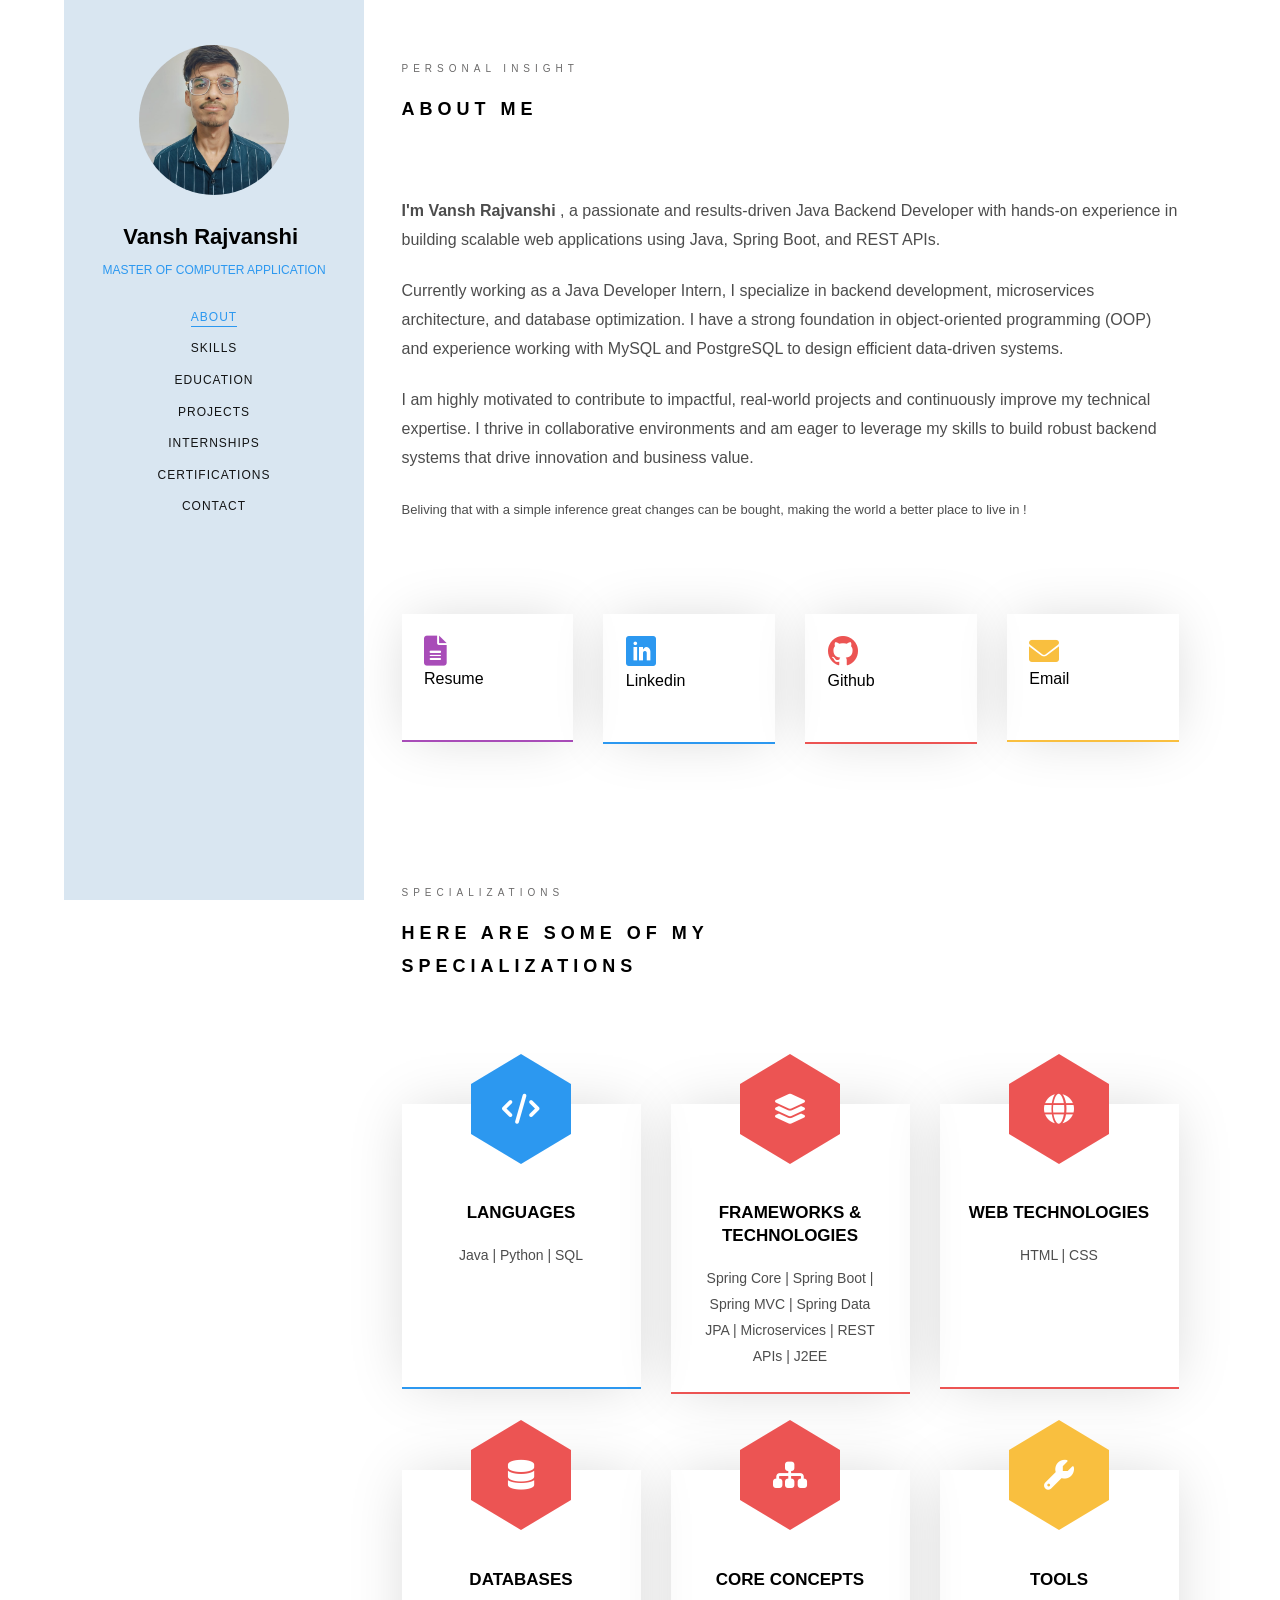
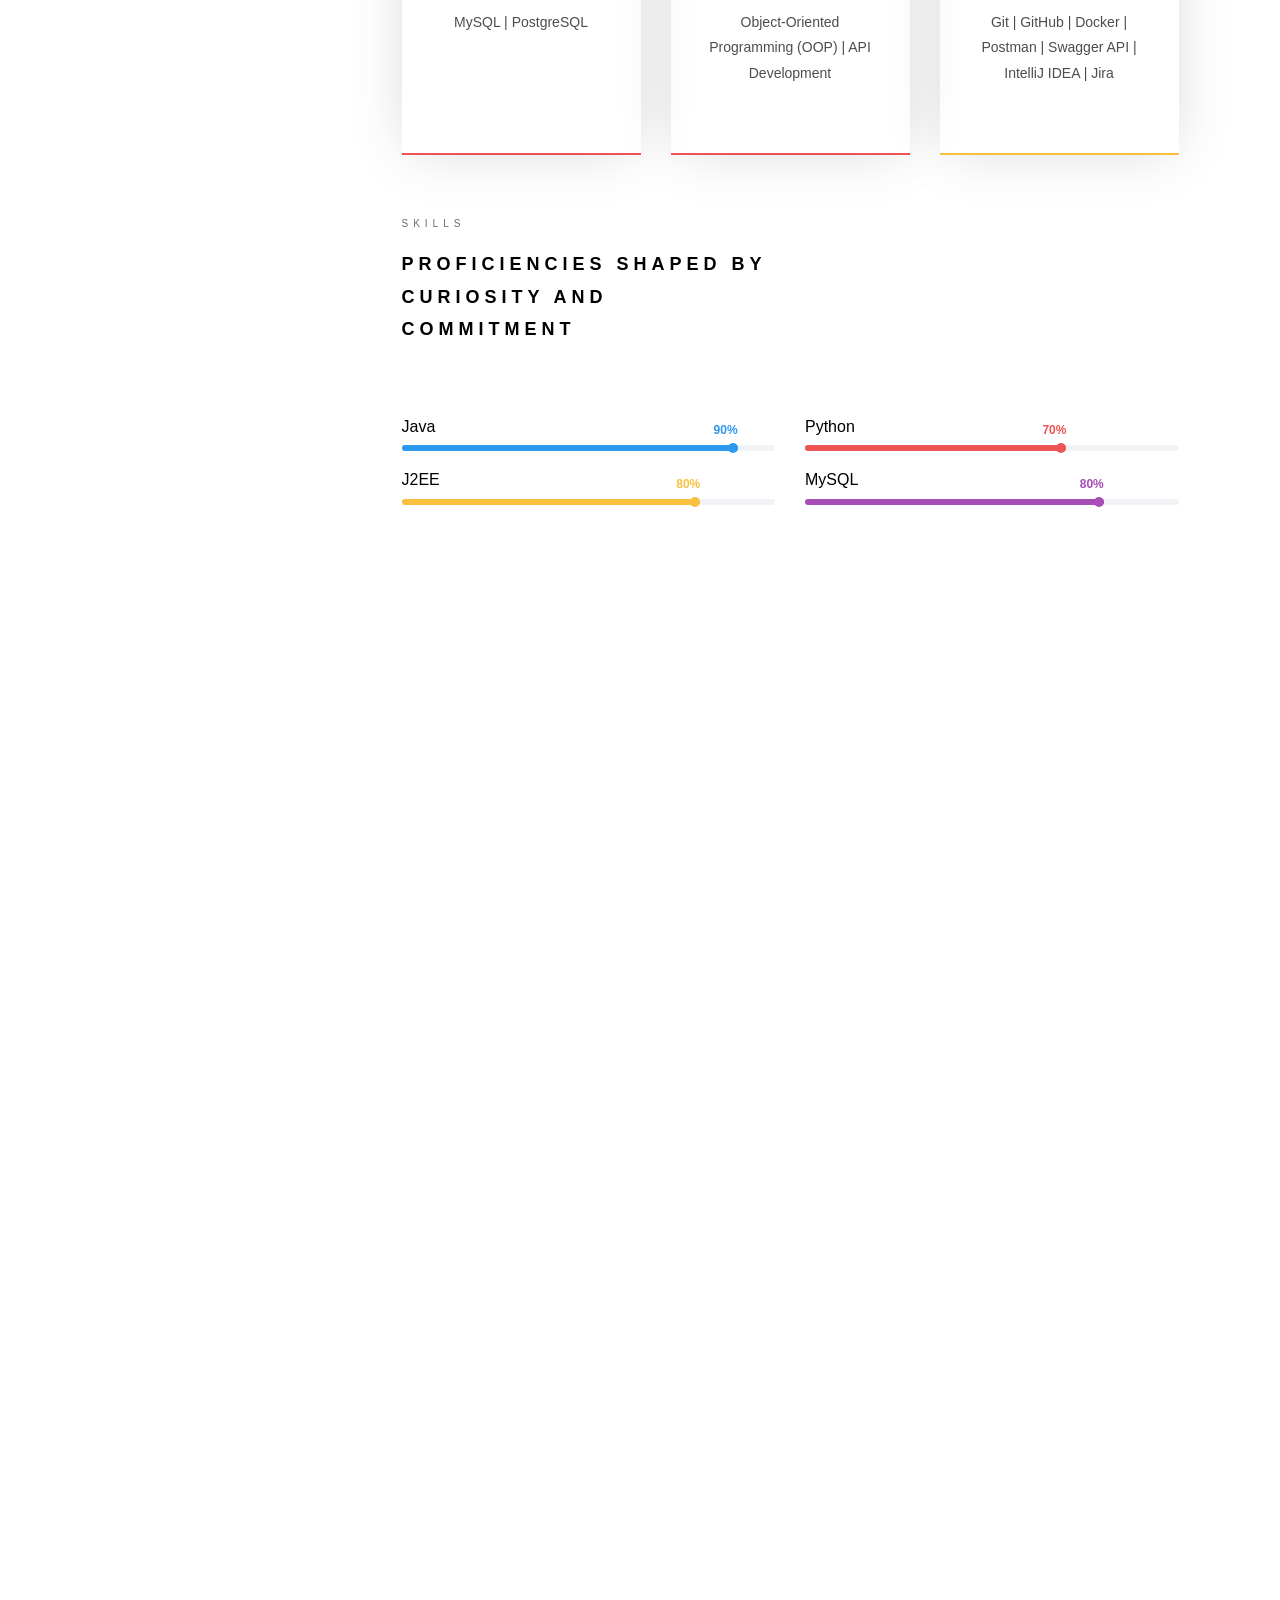
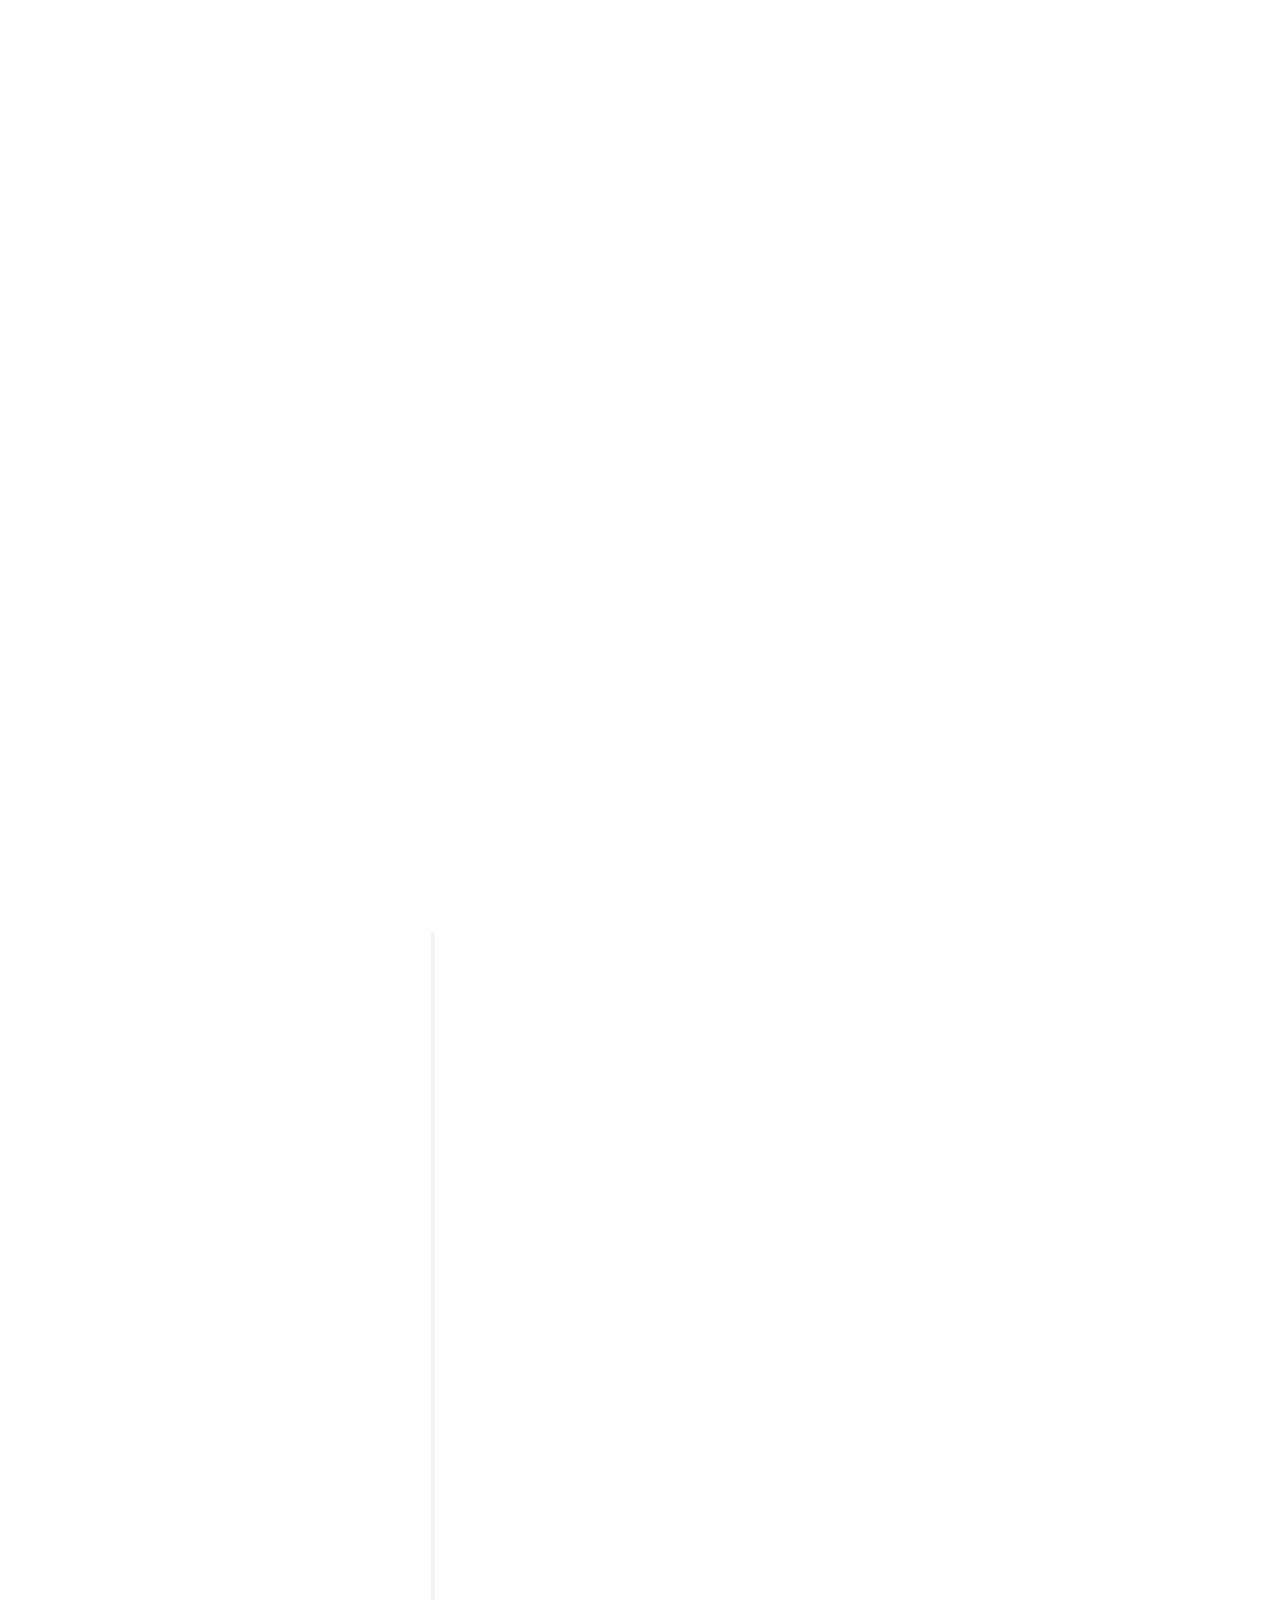
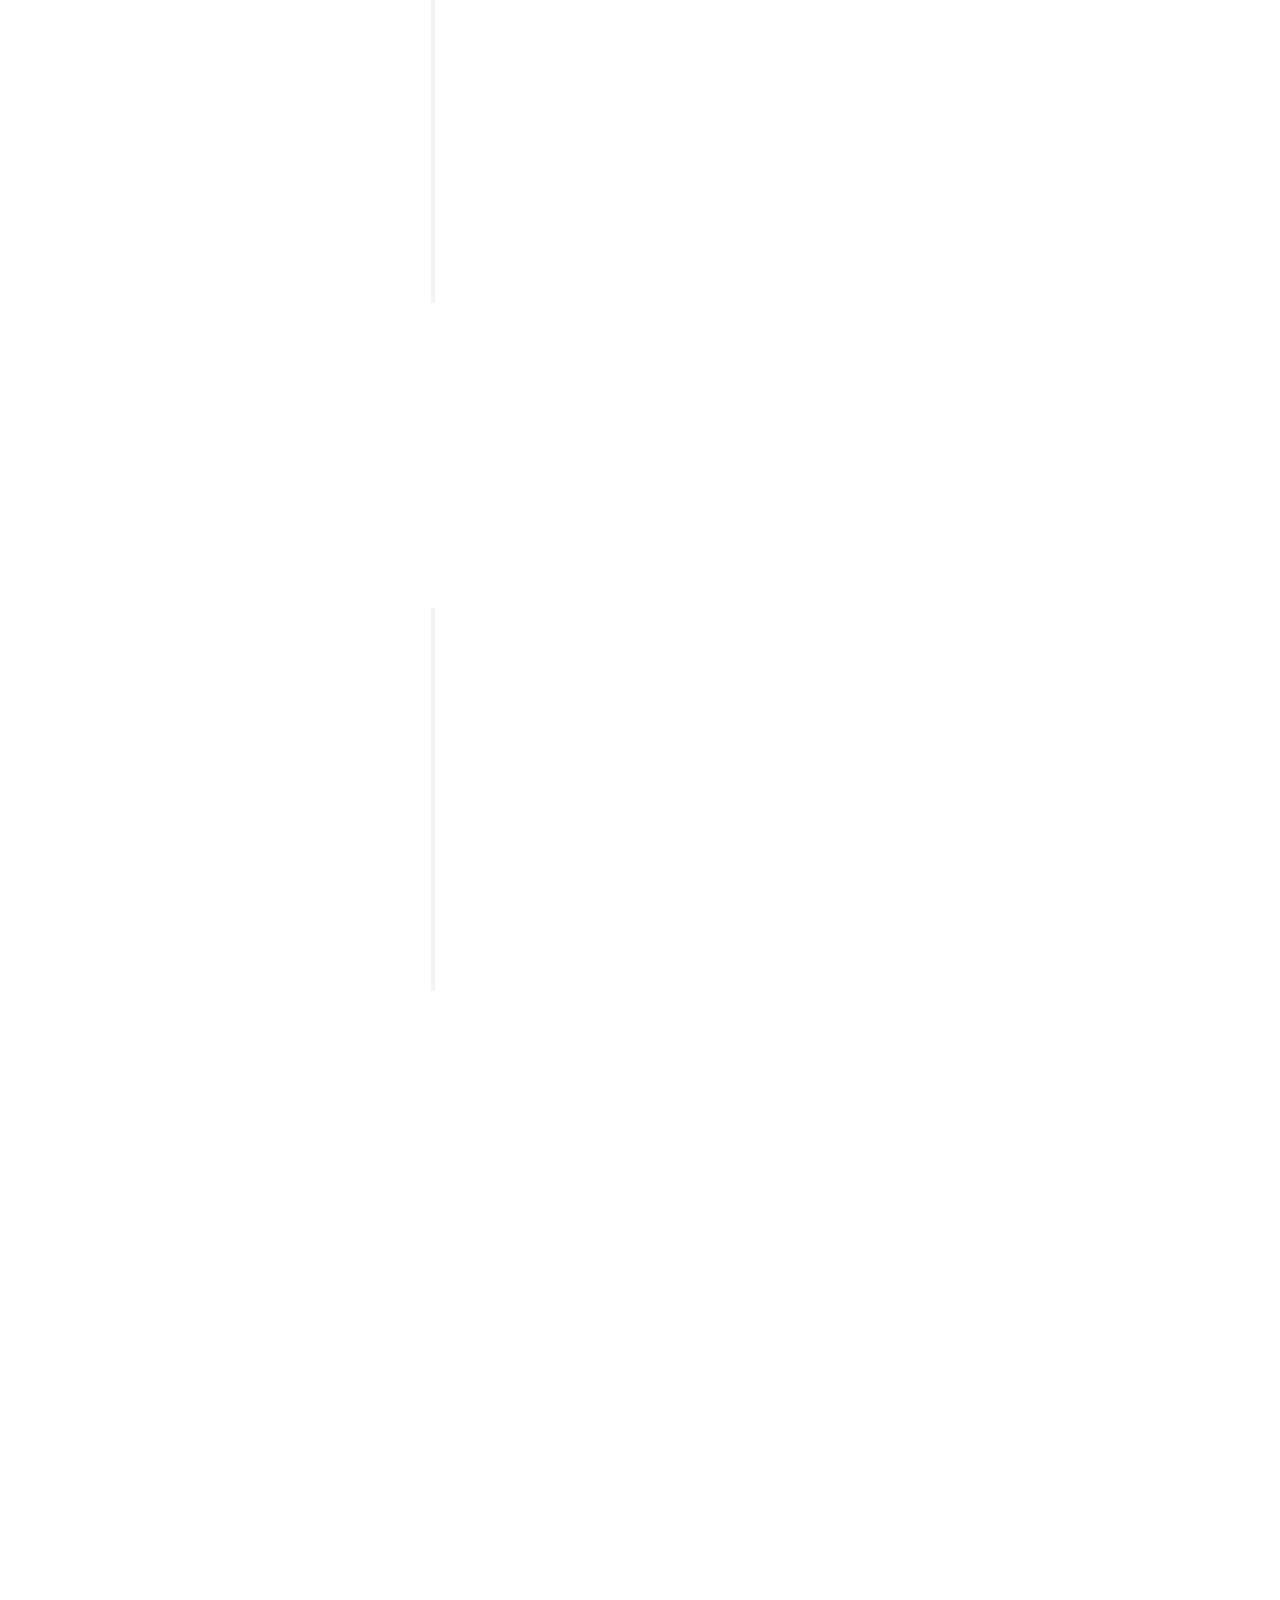
<file: index.html>
<!DOCTYPE HTML>
<html>

<head>
	<meta charset="utf-8">
	<meta http-equiv="X-UA-Compatible" content="IE=edge">
	<!-- Your Name in all caps -->
	<title>Vansh Rajvanshi</title>
	<meta name="viewport" content="width=device-width, initial-scale=1">
	<meta name="description" content="" />
	<meta name="keywords" content="" />
	<meta name="author" content="" />

	<meta property="og:title" content="" />
	<meta property="og:image" content="" />
	<meta property="og:url" content="" />
	<meta property="og:site_name" content="" />
	<meta property="og:description" content="" />
	<meta name="twitter:title" content="" />
	<meta name="twitter:image" content="" />
	<meta name="twitter:url" content="" />
	<meta name="twitter:card" content="" />

	<link rel="shortcut icon" href="images/christ_logo_color_circular.png" type="image/x-icon">

	<link href="https://fonts.googleapis.com/css?family=Quicksand:300,400,500,700" rel="stylesheet">
	<link href="https://fonts.googleapis.com/css?family=Playfair+Display:400,400i,700" rel="stylesheet">

	<link rel="stylesheet" href="css/animate.css">

	<link rel="stylesheet" href="css/icomoon.css">

	<link rel="stylesheet" href="css/bootstrap.css">

	<link rel="stylesheet" href="css/flexslider.css">

	<link rel="stylesheet" href="fonts/flaticon/font/flaticon.css">

	<link rel="stylesheet" href="css/owl.carousel.min.css">
	<link rel="stylesheet" href="css/owl.theme.default.min.css">

	<link rel="stylesheet" href="css/style.css">

	<link rel="stylesheet" href="https://cdnjs.cloudflare.com/ajax/libs/font-awesome/6.0.0-beta3/css/all.min.css">



	<script src="js/modernizr-2.6.2.min.js"></script>

</head>

<body>
	<!-- <nav id="brochure-main-menu" role="navigation" class="navbar_main">
		<div class="logo">
			<a href="https://sxca.edu.in/"><img src="images/download (1).jpeg" alt="University Logo"></a>St. Xavier's College
		</div>
	</nav> -->

	<div id="colorlib-page">
		<div class="container-wrap">
			<a href="#" class="js-colorlib-nav-toggle colorlib-nav-toggle" data-toggle="collapse" data-target="#navbar"
				aria-expanded="false" aria-controls="navbar"><i></i></a>
			<aside id="colorlib-aside" role="complementary" class="border js-fullheight">
				<div class="text-center">
					<div class="author-img" style="background-image: url(images/resumephoto.jpg);"></div>
					<!-- Add your name -->
					<h1 id="colorlib-logo"><a href="index.html">Vansh Rajvanshi</a></h1>
					<span class="position"><a
							href="https://www.upes.ac.in/admissions/mca">Master
							of Computer Application</a></span>
				</div>
				<nav id="colorlib-main-menu" role="navigation" class="navbar">
					<div id="navbar" class="collapse">
						<ul>

							<li><a href="#" data-nav-section="about">About</a></li>
							<li><a href="#" data-nav-section="skills">Skills</a></li>
							<li><a href="#" data-nav-section="education">Education</a></li>
							<li><a href="#" data-nav-section="projects">Projects</a></li>
							<li><a href="#" data-nav-section="internship">Internships</a></li>
							<li><a href="#" data-nav-section="certificate">Certifications</a></li>
							<li><a href="#" data-nav-section="contact">Contact</a></li>

						</ul>

					</div>
					<!-- <a class="brochure-link" href="https://cs-placements.github.io/mds-2023-25/" target="_blank">CLASS
						2023 - 25</a> -->
				</nav>




			</aside>


			<div id="colorlib-main">

				<section class="colorlib-about" data-section="about">
					<div class="colorlib-narrow-content">
						<div class="row">
							<div class="col-md-12">
								<div class="row row-bottom-padded-sm animate-box" data-animate-effect="fadeInLeft">
									<div class="col-md-12">
										<div class="about-desc">
											<span class="heading-meta">Personal Insight</span>
											<h2 class="colorlib-heading">About Me</h2>
											<!-- Change content of paragraph tag -->
											<p>
												<font size="3.5"><strong>I'm Vansh Rajvanshi </strong>, a passionate and results-driven Java Backend Developer with hands-on experience in building scalable web applications using Java, Spring Boot, and REST APIs.</font>
											</p>
											<p>
												<font size="3.5">Currently working as a Java Developer Intern, I specialize in backend development, microservices architecture, and database optimization. I have a strong foundation in object-oriented programming (OOP) and experience working with MySQL and PostgreSQL to design efficient data-driven systems.</font>
											</p>
											<p>
												<font size="3.5">I am highly motivated to contribute to impactful, real-world projects and continuously improve my technical expertise. I thrive in collaborative environments and am eager to leverage my skills to build robust backend systems that drive innovation and business value.</font>
											</p>
											
											<font size="2.8">Beliving that with a simple inference great changes can be
												bought, making the world a better place to live in ! </font>
											<p>&nbsp;<br>&nbsp;</p>

										</div>
									</div>
								</div>
								<div class="row">
									<div class="col-md-3 animate-box" data-animate-effect="fadeInLeft">
										<!-- Edit google drive Link -->
										<a href="https://drive.google.com/file/d/1GymqboMAeTnC9T7SR2mb-I6cIuxzakAJ/view?usp=drive_link"
											target="_blank">
											<div class="services color-4">
												<span class="icon2">
													<i class="fas fa-file-alt"></i>
													<h3>Resume</h3>
												</span>
											</div>
										</a>
									</div>

									<div class="col-md-3 animate-box" data-animate-effect="fadeInLeft">
										<!-- Edit Link -->
										<a href="https://www.linkedin.com/in/vansh-rajvanshi-6b6524280/" target="_blank">
											<div class="services color-1">
												<span class="icon2">
													<i class="icon-linkedin2"></i>
													<h3>Linkedin</h3>
												</span>
											</div>
										</a>
									</div>

									<div class="col-md-3 animate-box" data-animate-effect="fadeInRight">
										<!-- Edit Link -->
										<a href="https://github.com/vansh-rajvanshi" target="_blank">
											<div class="services color-2">
												<span class="icon2">
													<i class="icon-github"></i>
													<h3>Github</h3>
												</span>
											</div>
										</a>
									</div>

									<!-- Remove this div if you don't have account on Kaggle -->
									<div class="col-md-3 animate-box" data-animate-effect="fadeInTop">
										<a href="mailto:vanshrajvanshi2001@gmail.com"> <!-- Replace with your email address -->
											<div class="services color-3">
												<span class="icon2">
													<i class="fas fa-envelope"></i>
													<h3>Email</h3>
												</span>
											</div>
										</a>
									</div>									
								</div>

							</div>
						</div>
					</div>
				</section>

				<section class="colorlib-services" data-section="services">
					<div class="colorlib-narrow-content">
						<div class="row">
							<div class="col-md-6 col-md-offset-3 col-md-pull-3 animate-box"
								data-animate-effect="fadeInLeft">
								<span class="heading-meta">Specializations</span>
								<h2 class="colorlib-heading">Here are some of my specializations</h2>
							</div>
						</div>
						<div class="skills-services-grid">
							<div class="specialization-item text-center animate-box">
								<div class="services color-1">
									<span class="icon">
										<i class="fa-solid fa-code"></i>
									</span>
									<div class="desc">
										<h3>Languages</h3>
										<p>Java | Python | SQL</p>
									</div>
								</div>
							</div>

							<div class="specialization-item text-center animate-box">
								<div class="services color-2">
									<span class="icon">
										<i class="fa-solid fa-layer-group"></i>
									</span>
									<div class="desc">
										<h3>Frameworks & Technologies</h3>
										<p>Spring Core | Spring Boot | Spring MVC | Spring Data JPA | Microservices | REST APIs | J2EE</p>
									</div>
								</div>
							</div>

							<div class="specialization-item text-center animate-box">
								<div class="services color-2">
									<span class="icon">
										<i class="fa-solid fa-globe"></i>
									</span>
									<div class="desc">
										<h3>Web Technologies</h3>
										<p>HTML | CSS</p>
									</div>
								</div>
							</div>

							<div class="specialization-item text-center animate-box">
								<div class="services color-2">
									<span class="icon">
										<i class="fa-solid fa-database"></i>
									</span>
									<div class="desc">
										<h3>Databases</h3>
										<p>MySQL | PostgreSQL</p>
									</div>
								</div>
							</div>

							<div class="specialization-item text-center animate-box">
								<div class="services color-2">
									<span class="icon">
										<i class="fa-solid fa-sitemap"></i>
									</span>
									<div class="desc">
										<h3>Core Concepts</h3>
										<p>Object-Oriented Programming (OOP) | API Development</p>
									</div>
								</div>
							</div>

							<div class="specialization-item text-center animate-box">
								<div class="services color-3">
									<span class="icon">
										<i class="fa-solid fa-wrench"></i>
									</span>
									<div class="desc">
										<h3>Tools</h3>
										<p>Git | GitHub | Docker | Postman | Swagger API | IntelliJ IDEA | Jira</p>
									</div>
								</div>
							</div>
						</div>
					</div>
				</section>


				<section class="colorlib-skills" data-section="skills">
					<div class="colorlib-narrow-content">
						<div class="row">
							<div class="col-md-6 col-md-offset-3 col-md-pull-3 animate-box"
								data-animate-effect="fadeInLeft">
								<span class="heading-meta">Skills</span>
								<h2 class="colorlib-heading animate-box">Proficiencies shaped by curiosity and
									commitment</h2>
							</div>
						</div>
						<div class="row">

							<!-- Edit content based on your Skills and percentages -->
							<div class="col-md-6 animate-box" data-animate-effect="fadeInLeft">
								<div class="progress-wrap">
									<h3>Java</h3>
									<div class="progress">
										<div class="progress-bar color-1" role="progressbar" aria-valuenow="90"
											aria-valuemin="0" aria-valuemax="100" style="width:90%">
											<span>90%</span>
										</div>
									</div>
								</div>
							</div>

							<div class="col-md-6 animate-box" data-animate-effect="fadeInRight">
								<div class="progress-wrap">
									<h3>Python</h3>
									<div class="progress">
										<div class="progress-bar color-2" role="progressbar" aria-valuenow="70%"
											aria-valuemin="0" aria-valuemax="100" style="width:70%">
											<span>70%</span>
										</div>
									</div>
								</div>
							</div>

							<div class="col-md-6 animate-box" data-animate-effect="fadeInLeft">
								<div class="progress-wrap">
									<h3>J2EE</h3>
									<div class="progress">
										<div class="progress-bar color-3" role="progressbar" aria-valuenow="80"
											aria-valuemin="0" aria-valuemax="100" style="width:80%">
											<span>80%</span>
										</div>
									</div>
								</div>
							</div>

							<div class="col-md-6 animate-box" data-animate-effect="fadeInRight">
								<div class="progress-wrap">
									<h3>MySQL</h3>
									<div class="progress">
										<div class="progress-bar color-4" role="progressbar" aria-valuenow="80"
											aria-valuemin="0" aria-valuemax="100" style="width:80%">
											<span>80%</span>
										</div>
									</div>
								</div>
							</div>

							<div class="col-md-6 animate-box" data-animate-effect="fadeInLeft">
								<div class="progress-wrap">
									<h3>Spring Boot</h3>
									<div class="progress">
										<div class="progress-bar color-5" role="progressbar" aria-valuenow="80"
											aria-valuemin="0" aria-valuemax="100" style="width:80%">
											<span>80%</span>
										</div>
									</div>
								</div>
							</div>

							<div class="col-md-6 animate-box" data-animate-effect="fadeInLeft">
								<div class="progress-wrap">
									<h3>PostgreSQL</h3>
									<div class="progress">
										<div class="progress-bar color-1" role="progressbar" aria-valuenow="75"
											aria-valuemin="0" aria-valuemax="100" style="width:75%">
											<span>75%</span>
										</div>
									</div>
								</div>
							</div>

							<div class="col-md-6 animate-box" data-animate-effect="fadeInLeft">
								<div class="progress-wrap">
									<h3>Spring Data JPA</h3>
									<div class="progress">
										<div class="progress-bar color-2" role="progressbar" aria-valuenow="90"
											aria-valuemin="0" aria-valuemax="100" style="width:90%">
											<span>90%</span>
										</div>
									</div>
								</div>
							</div>

							<div class="col-md-6 animate-box" data-animate-effect="fadeInLeft">
								<div class="progress-wrap">
									<h3>HTML</h3>
									<div class="progress">
										<div class="progress-bar color-2" role="progressbar" aria-valuenow="95"
											aria-valuemin="0" aria-valuemax="100" style="width:95%">
											<span>95%</span>
										</div>
									</div>
								</div>
							</div>

							<div class="col-md-6 animate-box" data-animate-effect="fadeInLeft">
								<div class="progress-wrap">
									<h3>REST APIs</h3>
									<div class="progress">
										<div class="progress-bar color-1" role="progressbar" aria-valuenow="80"
											aria-valuemin="0" aria-valuemax="100" style="width:80%">
											<span>80%</span>
										</div>
									</div>
								</div>
							</div>

							<div class="col-md-6 animate-box" data-animate-effect="fadeInRight">
								<div class="progress-wrap">
									<h3>CSS</h3>
									<div class="progress">
										<div class="progress-bar color-6" role="progressbar" aria-valuenow="70"
											aria-valuemin="0" aria-valuemax="100" style="width:70%">
											<span>70%</span>
										</div>
									</div>
								</div>
							</div>

							<div class="col-md-6 animate-box" data-animate-effect="fadeInLeft">
								<div class="progress-wrap">
									<h3>Thymeleaf</h3>
									<div class="progress">
										<div class="progress-bar color-1" role="progressbar" aria-valuenow="70"
											aria-valuemin="0" aria-valuemax="100" style="width:70%">
											<span>70%(learning)</span>
										</div>
									</div>
								</div>
							</div>

							<div class="col-md-6 animate-box" data-animate-effect="fadeInLeft">
								<div class="progress-wrap">
									<h3>PostMan</h3>
									<div class="progress">
										<div class="progress-bar color-1" role="progressbar" aria-valuenow="70"
											aria-valuemin="0" aria-valuemax="100" style="width:70%">
											<span>70%(learning)</span>
										</div>
									</div>
								</div>
							</div>
						</div>
					</div>
				</section>

				<section class="colorlib-education" data-section="education">
					<div class="colorlib-narrow-content">
						<div class="row">
							<div class="col-md-6 col-md-offset-3 col-md-pull-3 animate-box"
								data-animate-effect="fadeInLeft">
								<span class="heading-meta">Education</span>
								<h2 class="colorlib-heading animate-box">My Learning Path</h2>
							</div>
						</div>
						<div class="row">
							<div class="col-md-12 animate-box" data-animate-effect="fadeInLeft">
								<div class="fancy-collapse-panel">
									<div class="panel-group" id="accordion" role="tablist" aria-multiselectable="true">
										<div class="panel panel-default">
											<div class="panel-heading" role="tab" id="headingOne">
												<h4 class="panel-title">
												</h4>
											</div>
											<!-- Edit content based on your education details -->
											<div class="panel panel-default">
												<div class="panel-heading" role="tab" id="headingTwo">
													<h4 class="panel-title">
														<a class="collapsed" data-toggle="collapse"
															data-parent="#accordion" href="#collapseTwo"
															aria-expanded="false" aria-controls="collapseTwo">Master's of Computer Application
														</a>
													</h4>
												</div>
												<div id="collapseTwo" class="panel-collapse collapse" role="tabpanel"
													aria-labelledby="headingTwo">
													<div class="panel-body">
														<p>I am pursuing my Master's degree from the <strong>University of Petroleum and Energy Studies, Dehradun</strong>, with an 8.62 CGPA.</p>
													</div>
												</div>
											</div>

											<!-- Edit content based on your education details or remove div-->
											<div class="panel panel-default">
												<div class="panel-heading" role="tab" id="headingFour">
													<h4 class="panel-title">
														<a class="collapsed" data-toggle="collapse"
															data-parent="#accordion" href="#collapseFour"
															aria-expanded="false" aria-controls="collapseFour">Bachelor of Computer Applications
														</a>
													</h4>
												</div>
												<div id="collapseFour" class="panel-collapse collapse" role="tabpanel"
													aria-labelledby="headingFour">
													<div class="panel-body">
														<p>I completed my BCA from <strong>St. Xavier’s College (Autonomous), Ahmedabad</strong>, with a CGPA of 7.79.</p>
													</div>
												</div>
											</div>

											<!-- Edit content based on your education details or remove div-->
											<div class="panel panel-default">
												<div class="panel-heading" role="tab" id="headingFive">
													<h4 class="panel-title">
														<a class="collapsed" data-toggle="collapse"
															data-parent="#accordion" href="#collapseFive"
															aria-expanded="false" aria-controls="collapseFive">Schooling
														</a>
													</h4>
												</div>
												<div id="collapseFive" class="panel-collapse collapse" role="tabpanel"
													aria-labelledby="headingFive">
													<div class="panel-body">
														<p>I Completed my 12th Grade from <strong>M.G. Public School</strong> in 2020.</p>
														<p>I Completed my 10th Grade from <strong>G.C. Public School</strong> in 2018.</p>
													</div>
												</div>
											</div>															
										</div>
									</div>
								</div>
							</div>
						</div>
				</section>

				<!-- Remove this secion if you dont have Projects -->
				<section class="colorlib-services" data-section="projects">
					<div class="colorlib-narrow-content">
						<div class="row">
							<div class="col-md-6 col-md-offset-3 col-md-pull-3 animate-box"
								data-animate-effect="fadeInLeft">
								<span class="heading-meta">Projects</span>
								<h2 class="colorlib-heading">Portfolio of My Proven Expertise</h2>
							</div>
						</div>
						<div class="row row-pt-md">
							<div class="col-md-4 text-center animate-box">
								<div class="services color-1">
									<a href="https://ecommerce-latest-n1te.onrender.com/" target="_blank">
										<span class="icon">
											<i class="icon-github"></i>
										</span>
									</a>
									<div class="desc">
										<!-- Edit content for your specialization -->
										<h3>E-commerce Website with Admin Panel</h3>
										<p>• Engineered a robust e-commerce platform with an admin panel streamlining management processes for over 50+ products.</p>
										<p>• Optimized data persistence and retrieval operations using Spring Data JPA, achieving a 30% reduction in query response times.</p>
										<p>• Integrated Thymeleaf to dynamically generate web pages, enhancing user interaction and maintaining a consistent experience across 8+ pages.</p>
										<p>• Crafted a responsive front-end with HTML and CSS, resulting in a 25% increase in mobile user engagement.</p>
										<p id="project-tool">Java | Spring Boot | Spring Data JPA | MySQL | HTML | CSS</p>
									</div>
								</div>
							</div>

							<!-- Remove this div if you have only one specialization -->
							<div class="col-md-4 text-center animate-box">
								<div class="services color-2">
									<a href="https://github.com/vansh-rajvanshi/covid-tracker" target="_blank">
										<span class="icon">
											<i class="icon-github"></i>
										</span>
									</a>
									<div class="desc">
										<!-- Edit content for your specialization -->
										<h3>COVID-19 Tracker Application</h3>
										<p>• Architected a COVID-19 tracker that monitors and displays city-wise active cases, supporting 100+ cities across the country.</p>
										<p>• Leveraged the Covin.gov.in API to ingest real-time data in JSON format, ensuring 99.9% accuracy of active case information.</p>
										<p>• Designed an intuitive and responsive interface with HTML and CSS, resulting in a 40% improvement in user experience and accessibility.</p>
										<p>• Implemented efficient data caching mechanisms to reduce API call frequency by 50%, improving application load times and reducing server stress.</p>
										<p id="project-tool">Java | Spring Boot | HTML | CSS</p>
									</div>
								</div>
							</div>

							<!-- Remove this div if you have only two specialization -->
							<div class="col-md-4 text-center animate-box">
								<div class="services color-3">
									<a href="https://github.com/vansh-rajvanshi" target="_blank">
										<span class="icon">
											<i class="icon-github"></i>
										</span>
									</a>
									<div class="desc">
										<!-- Edit content for your specialization -->
										<h3>Alzheimer’s Disease Prediction</h3>
										<p>• Developed a sophisticated web application that analyzes brain MRI scans to predict the current stage of dementia.</p>
										<p>• Utilized a Convolutional Neural Network (CNN) within the Deep Learning framework, trained on a comprehensive dataset of 6,200 images, achieving an accuracy rate of 75%.</p>
										<p>• Engineered the frontend using HTML, CSS, and JavaScript, ensuring a seamless and user-friendly interface.</p>
										<p>• Designed the backend with Flask, enabling efficient data processing and model integration.</p>

										<p id="project-tool">Machine Learning | HTML | CSS | JavaScript</p>
									</div>
								</div>
							</div>

				</section>

				<!-- Remove this secion if you dont have Internships -->
				<section class="colorlib-Projects" data-section="internship">
					<div class="colorlib-narrow-content">
						<div class="row">
							<div class="col-md-6 col-md-offset-3 col-md-pull-3 animate-box"
								data-animate-effect="fadeInLeft">
								<span class="heading-meta">Internships</span>
								<h2 class="colorlib-heading animate-box">Areas I have earned experience in</h2>
							</div>
						</div>
						<div class="row">
							<div class="col-md-12">
								<div class="timeline-centered">
									<article class="timeline-entry animate-box" data-animate-effect="fadeInLeft">
										<div class="timeline-entry-inner">

											<div class="timeline-icon color-1">
												<i class="fas fa-laptop-code"></i>
											</div>
											<!-- Edit content based on your Internships -->
											<div class="timeline-label" , style="background: #e5edf4;">
												<h2><a href="#">NOI TECHNOLOGIES</a> <span> </span></h2>
												<p id="project-tool">[Oct, 2025 - Present]</p>
												<p>• Innovated API solutions using Spring Boot that facilitated access to critical features within applications, directly
													contributing to an increase of 30% in user engagement through enhanced feature interaction on dashboards.
												</p>
												<p>
													• Reduced interdependency by 40% by decomposing monolithic modules into Microservices, improving system
													modularity.
												</p>
												<p>
													• Strengthened security by implementing JWT-based authentication and authorization, reducing unauthorized access
													by 35%.
												</p>
												<p>
													• Optimized database performance by 25% through table redesign and structure realignment.
												</p>
												<p>
													• Maintained 100% data integrity and ensured regulatory compliance via robust validation processes.</p>
												<p id="project-tool">Java| Spring Boot | Spring Data JPA | Rest APIS | Microservices | MySQL</p>
											</div>
										</div>
									</article>
									<!-- Edit content based on your Internships or remove article tag -->
									<article class="timeline-entry animate-box" data-animate-effect="fadeInRight">
										<div class="timeline-entry-inner">
											<div class="timeline-icon color-2">
												<i class="fas fa-laptop-code"></i>
											</div>
											<div class="timeline-label" , style="background: #e5edf4;">
												<h2><a href="#">Omfinitive</a> <span> </span></h2>
												<p id="project-tool">[May, 2022 - April, 2023]</p>
												<p>• Acquired practical expertise in frontend development, leveraging HTML, CSS, and JavaScript to create
													responsive and visually appealing web interfaces.
												</p>
												<p>
													• Contributed to backend development initiatives, effectively utilizing PHP to design and maintain server-side
													applications.
												</p>
												<p>
													• Engaged in a project-based internship, where I applied technical skills to develop and refine web
													applications, enhancing functionality and user experience.</p>
												<p id="project-tool">HTML| CSS | JAVASCRIPT | PHP</p>
											</div>
										</div>
									</article>
									<article class="timeline-entry begin animate-box"
										data-animate-effect="fadeInBottom">
										<div class="timeline-entry-inner">
											<div class="timeline-icon color-none">
											</div>
										</div>
									</article>
								</div>
							</div>
						</div>
					</div>
				</section>

				<section class="colorlib-Projects" data-section="certificate">
					<div class="colorlib-narrow-content">
						<div class="row">
							<div class="col-md-6 col-md-offset-3 col-md-pull-3 animate-box"
								data-animate-effect="fadeInLeft">
								<span class="heading-meta">Certifications</span>
								<h2 class="colorlib-heading animate-box">Skills I am certified for</h2>
							</div>
						</div>
						<div class="row">
							<div class="col-md-12">
								<div class="timeline-centered">
									<article class="timeline-entry animate-box" data-animate-effect="fadeInLeft">
										<div class="timeline-entry-inner">

											<div class="timeline-icon color-1">
												<i class="icon-pen2"></i>
											</div>
											<!-- Edit content based on your Certifications -->
											<div class="timeline-label">
												<h2><a href="#">Java Full Stack</a> <span></span></h2>
												<p id="project-tool">~ from Code for Success</p>
												<p>Certified by Ashwani Kumar, a senior software developer at Airtel. The certification covers Java from beginner to advanced level.</p>
											</div>
											
										</div>
									</article>

									<!-- Edit content based on your Certifications or remove article tag -->
									<article class="timeline-entry animate-box" data-animate-effect="fadeInRight">
										<div class="timeline-entry-inner">
											<div class="timeline-icon color-2">
												<i class="icon-pen2"></i>
											</div>
											<div class="timeline-label">
												<h2><a href="#">DSA with Java</a> <span></span></h2>
												<p id="project-tool">~ from Apna College</p>
												<p>Certified in Data Structures and Algorithms.</p>
											</div>
										</div>
									</article>
									

									<!-- Edit content based on your Certifications or remove article tag -->
									<!-- <article class="timeline-entry animate-box" data-animate-effect="fadeInLeft">
										<div class="timeline-entry-inner">
											<div class="timeline-icon color-3">
												<i class="icon-pen2"></i>
											</div>
											<div class="timeline-label">
												<h2><a href="#">Introduction to AI and NLP</a> <span></span></h2>
												<p id="project-tool">~ from Google | Microsoft</p>
												<p>Infosys Springboard has been best opensource platform to get my
													fundamentals developed in field of Artificial Intelligence</p>
											</div>
										</div>
									</article>


									<article class="timeline-entry begin animate-box"
										data-animate-effect="fadeInBottom">
										<div class="timeline-entry-inner">
											<div class="timeline-icon color-none">
											</div>
										</div>
									</article> -->
								</div>
							</div>
						</div>
					</div>
				</section>

				<section class="colorlib-contact" data-section="contact">
					<div class="colorlib-narrow-content">
						<div class="row">
							<div class="col-md-6 col-md-offset-3 col-md-pull-3 animate-box"
								data-animate-effect="fadeInLeft">
								<span class="heading-meta">Get in Touch</span>
								<h2 class="colorlib-heading">Contact</h2>
							</div>
						</div>
						<div class="row">
							<div class="col-md-10">
								<div class="colorlib-feature colorlib-feature-sm animate-box"
									data-animate-effect="fadeInLeft">
									<div class="colorlib-icon">
										<i class="icon-globe-outline"></i>
									</div>
									<div class="colorlib-text">
										<!-- Edit your mail id -->
										<p><a href="#">vanshrajvanshi2001@gmail.com</a></p>
									</div>
								</div>

								<div class="colorlib-feature colorlib-feature-sm animate-box"
									data-animate-effect="fadeInLeft">
									<div class="colorlib-icon">
										<i class="icon-map"></i>
									</div>
									<div class="colorlib-text">
										<!-- Edit your contact address -->
										<div class="addresses">
											<p class="address-divider">52/1 Nawab Ganj west Hanuman Chowk Muzaffarnagar Uttar Pradesh- 251002</p>
											<p>BTM 1st Stage Bengaluru 560068</p>
										</div>
									</div>
								</div>

								<!-- Edit your contact address or you can remove this div -->
								<div class="colorlib-feature colorlib-feature-sm animate-box"
									data-animate-effect="fadeInLeft">
									<div class="colorlib-icon">
										<i class="icon-phone"></i>
									</div>
									<div class="colorlib-text">
										<p><a href="tel: 8553441091">+91 9389448951</a></p>
									</div>
								</div>

							</div>

						</div>
					</div>
				</section>

			</div><!-- end:colorlib-main -->
		</div><!-- end:container-wrap -->
	</div><!-- end:colorlib-page -->


	<!-- jQuery -->
	<script src="js/jquery.min.js"></script>
	<!-- jQuery Easing -->
	<script src="js/jquery.easing.1.3.js"></script>
	<!-- Bootstrap -->
	<script src="js/bootstrap.min.js"></script>
	<!-- Waypoints -->
	<script src="js/jquery.waypoints.min.js"></script>
	<!-- Flexslider -->
	<script src="js/jquery.flexslider-min.js"></script>
	<!-- Owl carousel -->
	<script src="js/owl.carousel.min.js"></script>
	<!-- Counters -->
	<script src="js/jquery.countTo.js"></script>


	<!-- MAIN JS -->
	<script src="js/main.js"></script>

</body>

</html>
</file>
<file: css/icomoon.css>
@font-face {
  font-family: 'icomoon';
  src:  url('fonts/icomoon.eot?6py85u');
  src:  url('fonts/icomoon.eot?6py85u#iefix') format('embedded-opentype'),
    url('fonts/icomoon.ttf?6py85u') format('truetype'),
    url('fonts/icomoon.woff?6py85u') format('woff'),
    url('fonts/icomoon.svg?6py85u#icomoon') format('svg');
  font-weight: normal;
  font-style: normal;
}

[class^="icon-"], [class*=" icon-"] {
  /* use !important to prevent issues with browser extensions that change fonts */
  font-family: 'icomoon' !important;
  speak: none;
  font-style: normal;
  font-weight: normal;
  font-variant: normal;
  text-transform: none;
  line-height: 1;

  /* Better Font Rendering =========== */
  -webkit-font-smoothing: antialiased;
  -moz-osx-font-smoothing: grayscale;
}

.icon-times:before {
  content: "\e930";
}
.icon-tick:before {
  content: "\e931";
}
.icon-plus:before {
  content: "\e932";
}
.icon-minus:before {
  content: "\e933";
}
.icon-equals:before {
  content: "\e934";
}
.icon-divide:before {
  content: "\e935";
}
.icon-chevron-right:before {
  content: "\e936";
}
.icon-chevron-left:before {
  content: "\e937";
}
.icon-arrow-right-thick:before {
  content: "\e938";
}
.icon-arrow-left-thick:before {
  content: "\e939";
}
.icon-th-small:before {
  content: "\e93a";
}
.icon-th-menu:before {
  content: "\e93b";
}
.icon-th-list:before {
  content: "\e93c";
}
.icon-th-large:before {
  content: "\e93d";
}
.icon-home:before {
  content: "\e93e";
}
.icon-arrow-forward:before {
  content: "\e93f";
}
.icon-arrow-back:before {
  content: "\e940";
}
.icon-rss:before {
  content: "\e941";
}
.icon-location:before {
  content: "\e942";
}
.icon-link:before {
  content: "\e943";
}
.icon-image:before {
  content: "\e944";
}
.icon-arrow-up-thick:before {
  content: "\e945";
}
.icon-arrow-down-thick:before {
  content: "\e946";
}
.icon-starburst:before {
  content: "\e947";
}
.icon-starburst-outline:before {
  content: "\e948";
}
.icon-star3:before {
  content: "\e949";
}
.icon-flow-children:before {
  content: "\e94a";
}
.icon-export:before {
  content: "\e94b";
}
.icon-delete2:before {
  content: "\e94c";
}
.icon-delete-outline:before {
  content: "\e94d";
}
.icon-cloud-storage:before {
  content: "\e94e";
}
.icon-wi-fi:before {
  content: "\e94f";
}
.icon-heart:before {
  content: "\e950";
}
.icon-flash:before {
  content: "\e951";
}
.icon-cancel:before {
  content: "\e952";
}
.icon-backspace:before {
  content: "\e953";
}
.icon-attachment:before {
  content: "\e954";
}
.icon-arrow-move:before {
  content: "\e955";
}
.icon-warning:before {
  content: "\e956";
}
.icon-user:before {
  content: "\e957";
}
.icon-radar:before {
  content: "\e958";
}
.icon-lock-open:before {
  content: "\e959";
}
.icon-lock-closed:before {
  content: "\e95a";
}
.icon-location-arrow:before {
  content: "\e95b";
}
.icon-info:before {
  content: "\e95c";
}
.icon-user-delete:before {
  content: "\e95d";
}
.icon-user-add:before {
  content: "\e95e";
}
.icon-media-pause:before {
  content: "\e95f";
}
.icon-group:before {
  content: "\e960";
}
.icon-chart-pie:before {
  content: "\e961";
}
.icon-chart-line:before {
  content: "\e962";
}
.icon-chart-bar:before {
  content: "\e963";
}
.icon-chart-area:before {
  content: "\e964";
}
.icon-video:before {
  content: "\e965";
}
.icon-point-of-interest:before {
  content: "\e966";
}
.icon-infinity:before {
  content: "\e967";
}
.icon-globe:before {
  content: "\e968";
}
.icon-eye:before {
  content: "\e969";
}
.icon-cog:before {
  content: "\e96a";
}
.icon-camera:before {
  content: "\e96b";
}
.icon-upload:before {
  content: "\e96c";
}
.icon-scissors:before {
  content: "\e96d";
}
.icon-refresh:before {
  content: "\e96e";
}
.icon-pin:before {
  content: "\e96f";
}
.icon-key:before {
  content: "\e970";
}
.icon-info-large:before {
  content: "\e971";
}
.icon-eject:before {
  content: "\e972";
}
.icon-download:before {
  content: "\e973";
}
.icon-zoom:before {
  content: "\e974";
}
.icon-zoom-out:before {
  content: "\e975";
}
.icon-zoom-in:before {
  content: "\e976";
}
.icon-sort-numerically:before {
  content: "\e977";
}
.icon-sort-alphabetically:before {
  content: "\e978";
}
.icon-input-checked:before {
  content: "\e979";
}
.icon-calender:before {
  content: "\e97a";
}
.icon-world2:before {
  content: "\e97b";
}
.icon-notes:before {
  content: "\e97c";
}
.icon-code:before {
  content: "\e97d";
}
.icon-arrow-sync:before {
  content: "\e97e";
}
.icon-arrow-shuffle:before {
  content: "\e97f";
}
.icon-arrow-repeat:before {
  content: "\e980";
}
.icon-arrow-minimise:before {
  content: "\e981";
}
.icon-arrow-maximise:before {
  content: "\e982";
}
.icon-arrow-loop:before {
  content: "\e983";
}
.icon-anchor:before {
  content: "\e984";
}
.icon-spanner:before {
  content: "\e985";
}
.icon-puzzle:before {
  content: "\e986";
}
.icon-power:before {
  content: "\e987";
}
.icon-plane:before {
  content: "\e988";
}
.icon-pi:before {
  content: "\e989";
}
.icon-phone:before {
  content: "\e98a";
}
.icon-microphone2:before {
  content: "\e98b";
}
.icon-media-rewind:before {
  content: "\e98c";
}
.icon-flag:before {
  content: "\e98d";
}
.icon-adjust-brightness:before {
  content: "\e98e";
}
.icon-waves:before {
  content: "\e98f";
}
.icon-social-twitter:before {
  content: "\e990";
}
.icon-social-facebook:before {
  content: "\e991";
}
.icon-social-dribbble:before {
  content: "\e992";
}
.icon-media-stop:before {
  content: "\e993";
}
.icon-media-record:before {
  content: "\e994";
}
.icon-media-play:before {
  content: "\e995";
}
.icon-media-fast-forward:before {
  content: "\e996";
}
.icon-media-eject:before {
  content: "\e997";
}
.icon-social-vimeo:before {
  content: "\e998";
}
.icon-social-tumbler:before {
  content: "\e999";
}
.icon-social-skype:before {
  content: "\e99a";
}
.icon-social-pinterest:before {
  content: "\e99b";
}
.icon-social-linkedin:before {
  content: "\e99c";
}
.icon-social-last-fm:before {
  content: "\e99d";
}
.icon-social-github:before {
  content: "\e99e";
}
.icon-social-flickr:before {
  content: "\e99f";
}
.icon-at:before {
  content: "\e9a0";
}
.icon-times-outline:before {
  content: "\e9a1";
}
.icon-plus-outline:before {
  content: "\e9a2";
}
.icon-minus-outline:before {
  content: "\e9a3";
}
.icon-tick-outline:before {
  content: "\e9a4";
}
.icon-th-large-outline:before {
  content: "\e9a5";
}
.icon-equals-outline:before {
  content: "\e9a6";
}
.icon-divide-outline:before {
  content: "\e9a7";
}
.icon-chevron-right-outline:before {
  content: "\e9a8";
}
.icon-chevron-left-outline:before {
  content: "\e9a9";
}
.icon-arrow-right-outline:before {
  content: "\e9aa";
}
.icon-arrow-left-outline:before {
  content: "\e9ab";
}
.icon-th-small-outline:before {
  content: "\e9ac";
}
.icon-th-menu-outline:before {
  content: "\e9ad";
}
.icon-th-list-outline:before {
  content: "\e9ae";
}
.icon-news2:before {
  content: "\e9b1";
}
.icon-home-outline:before {
  content: "\e9b2";
}
.icon-arrow-up-outline:before {
  content: "\e9b3";
}
.icon-arrow-forward-outline:before {
  content: "\e9b4";
}
.icon-arrow-down-outline:before {
  content: "\e9b5";
}
.icon-arrow-back-outline:before {
  content: "\e9b6";
}
.icon-trash3:before {
  content: "\e9b7";
}
.icon-rss-outline:before {
  content: "\e9b8";
}
.icon-message:before {
  content: "\e9b9";
}
.icon-location-outline:before {
  content: "\e9ba";
}
.icon-link-outline:before {
  content: "\e9bb";
}
.icon-image-outline:before {
  content: "\e9bc";
}
.icon-export-outline:before {
  content: "\e9bd";
}
.icon-cross:before {
  content: "\e9be";
}
.icon-wi-fi-outline:before {
  content: "\e9bf";
}
.icon-star-outline:before {
  content: "\e9c0";
}
.icon-media-pause-outline:before {
  content: "\e9c1";
}
.icon-mail:before {
  content: "\e9c2";
}
.icon-heart-outline:before {
  content: "\e9c3";
}
.icon-flash-outline:before {
  content: "\e9c4";
}
.icon-cancel-outline:before {
  content: "\e9c5";
}
.icon-beaker:before {
  content: "\e9c6";
}
.icon-arrow-move-outline:before {
  content: "\e9c7";
}
.icon-watch2:before {
  content: "\e9c8";
}
.icon-warning-outline:before {
  content: "\e9c9";
}
.icon-time:before {
  content: "\e9ca";
}
.icon-radar-outline:before {
  content: "\e9cb";
}
.icon-lock-open-outline:before {
  content: "\e9cc";
}
.icon-location-arrow-outline:before {
  content: "\e9cd";
}
.icon-info-outline:before {
  content: "\e9ce";
}
.icon-backspace-outline:before {
  content: "\e9cf";
}
.icon-attachment-outline:before {
  content: "\e9d0";
}
.icon-user-outline:before {
  content: "\e9d1";
}
.icon-user-delete-outline:before {
  content: "\e9d2";
}
.icon-user-add-outline:before {
  content: "\e9d3";
}
.icon-lock-closed-outline:before {
  content: "\e9d4";
}
.icon-group-outline:before {
  content: "\e9d5";
}
.icon-chart-pie-outline:before {
  content: "\e9d6";
}
.icon-chart-line-outline:before {
  content: "\e9d7";
}
.icon-chart-bar-outline:before {
  content: "\e9d8";
}
.icon-chart-area-outline:before {
  content: "\e9d9";
}
.icon-video-outline:before {
  content: "\e9da";
}
.icon-point-of-interest-outline:before {
  content: "\e9db";
}
.icon-map:before {
  content: "\e9dc";
}
.icon-key-outline:before {
  content: "\e9dd";
}
.icon-infinity-outline:before {
  content: "\e9de";
}
.icon-globe-outline:before {
  content: "\e9df";
}
.icon-eye-outline:before {
  content: "\e9e0";
}
.icon-cog-outline:before {
  content: "\e9e1";
}
.icon-camera-outline:before {
  content: "\e9e2";
}
.icon-upload-outline:before {
  content: "\e9e3";
}
.icon-support:before {
  content: "\e9e4";
}
.icon-scissors-outline:before {
  content: "\e9e5";
}
.icon-refresh-outline:before {
  content: "\e9e6";
}
.icon-info-large-outline:before {
  content: "\e9e7";
}
.icon-eject-outline:before {
  content: "\e9e8";
}
.icon-download-outline:before {
  content: "\e9e9";
}
.icon-battery-mid:before {
  content: "\e9ea";
}
.icon-battery-low:before {
  content: "\e9eb";
}
.icon-battery-high:before {
  content: "\e9ec";
}
.icon-zoom-outline:before {
  content: "\e9ed";
}
.icon-zoom-out-outline:before {
  content: "\e9ee";
}
.icon-zoom-in-outline:before {
  content: "\e9ef";
}
.icon-tag3:before {
  content: "\e9f0";
}
.icon-tabs-outline:before {
  content: "\e9f1";
}
.icon-pin-outline:before {
  content: "\e9f2";
}
.icon-message-typing:before {
  content: "\e9f3";
}
.icon-directions:before {
  content: "\e9f4";
}
.icon-battery-full:before {
  content: "\e9f5";
}
.icon-battery-charge:before {
  content: "\e9f6";
}
.icon-pipette:before {
  content: "\e9f7";
}
.icon-pencil:before {
  content: "\e9f8";
}
.icon-folder:before {
  content: "\e9f9";
}
.icon-folder-delete:before {
  content: "\e9fa";
}
.icon-folder-add:before {
  content: "\e9fb";
}
.icon-edit:before {
  content: "\e9fc";
}
.icon-document:before {
  content: "\e9fd";
}
.icon-document-delete:before {
  content: "\e9fe";
}
.icon-document-add:before {
  content: "\e9ff";
}
.icon-brush:before {
  content: "\ea00";
}
.icon-thumbs-up:before {
  content: "\ea01";
}
.icon-thumbs-down:before {
  content: "\ea02";
}
.icon-pen:before {
  content: "\ea03";
}
.icon-sort-numerically-outline:before {
  content: "\ea04";
}
.icon-sort-alphabetically-outline:before {
  content: "\ea05";
}
.icon-social-last-fm-circular:before {
  content: "\ea06";
}
.icon-social-github-circular:before {
  content: "\ea07";
}
.icon-compass:before {
  content: "\ea08";
}
.icon-bookmark:before {
  content: "\ea09";
}
.icon-input-checked-outline:before {
  content: "\ea0a";
}
.icon-code-outline:before {
  content: "\ea0b";
}
.icon-calender-outline:before {
  content: "\ea0c";
}
.icon-business-card:before {
  content: "\ea0d";
}
.icon-arrow-up:before {
  content: "\ea0e";
}
.icon-arrow-sync-outline:before {
  content: "\ea0f";
}
.icon-arrow-right:before {
  content: "\ea10";
}
.icon-arrow-repeat-outline:before {
  content: "\ea11";
}
.icon-arrow-loop-outline:before {
  content: "\ea12";
}
.icon-arrow-left:before {
  content: "\ea13";
}
.icon-flow-switch:before {
  content: "\ea14";
}
.icon-flow-parallel:before {
  content: "\ea15";
}
.icon-flow-merge:before {
  content: "\ea16";
}
.icon-document-text:before {
  content: "\ea17";
}
.icon-clipboard:before {
  content: "\ea18";
}
.icon-calculator:before {
  content: "\ea19";
}
.icon-arrow-minimise-outline:before {
  content: "\ea1a";
}
.icon-arrow-maximise-outline:before {
  content: "\ea1b";
}
.icon-arrow-down:before {
  content: "\ea1c";
}
.icon-gift:before {
  content: "\ea1d";
}
.icon-film:before {
  content: "\ea1e";
}
.icon-database:before {
  content: "\ea1f";
}
.icon-bell:before {
  content: "\ea20";
}
.icon-anchor-outline:before {
  content: "\ea21";
}
.icon-adjust-contrast:before {
  content: "\ea22";
}
.icon-world-outline:before {
  content: "\ea23";
}
.icon-shopping-bag:before {
  content: "\ea24";
}
.icon-power-outline:before {
  content: "\ea25";
}
.icon-notes-outline:before {
  content: "\ea26";
}
.icon-device-tablet:before {
  content: "\ea27";
}
.icon-device-phone:before {
  content: "\ea28";
}
.icon-device-laptop:before {
  content: "\ea29";
}
.icon-device-desktop:before {
  content: "\ea2a";
}
.icon-briefcase:before {
  content: "\ea2b";
}
.icon-stopwatch:before {
  content: "\ea2c";
}
.icon-spanner-outline:before {
  content: "\ea2d";
}
.icon-puzzle-outline:before {
  content: "\ea2e";
}
.icon-printer:before {
  content: "\ea2f";
}
.icon-pi-outline:before {
  content: "\ea30";
}
.icon-lightbulb:before {
  content: "\ea31";
}
.icon-flag-outline:before {
  content: "\ea32";
}
.icon-contacts:before {
  content: "\ea33";
}
.icon-archive2:before {
  content: "\ea34";
}
.icon-weather-stormy:before {
  content: "\ea35";
}
.icon-weather-shower:before {
  content: "\ea36";
}
.icon-weather-partly-sunny:before {
  content: "\ea37";
}
.icon-weather-downpour:before {
  content: "\ea38";
}
.icon-weather-cloudy:before {
  content: "\ea39";
}
.icon-plane-outline:before {
  content: "\ea3a";
}
.icon-phone-outline:before {
  content: "\ea3b";
}
.icon-microphone-outline:before {
  content: "\ea3c";
}
.icon-weather-windy:before {
  content: "\ea3d";
}
.icon-weather-windy-cloudy:before {
  content: "\ea3e";
}
.icon-weather-sunny:before {
  content: "\ea3f";
}
.icon-weather-snow:before {
  content: "\ea40";
}
.icon-weather-night:before {
  content: "\ea41";
}
.icon-media-stop-outline:before {
  content: "\ea42";
}
.icon-media-rewind-outline:before {
  content: "\ea43";
}
.icon-media-record-outline:before {
  content: "\ea44";
}
.icon-media-play-outline:before {
  content: "\ea45";
}
.icon-media-fast-forward-outline:before {
  content: "\ea46";
}
.icon-media-eject-outline:before {
  content: "\ea47";
}
.icon-wine:before {
  content: "\ea48";
}
.icon-waves-outline:before {
  content: "\ea49";
}
.icon-ticket:before {
  content: "\ea4a";
}
.icon-tags:before {
  content: "\ea4b";
}
.icon-plug:before {
  content: "\ea4c";
}
.icon-headphones:before {
  content: "\ea4d";
}
.icon-credit-card:before {
  content: "\ea4e";
}
.icon-coffee:before {
  content: "\ea4f";
}
.icon-book:before {
  content: "\ea50";
}
.icon-beer:before {
  content: "\ea51";
}
.icon-volume2:before {
  content: "\ea52";
}
.icon-volume-up:before {
  content: "\ea53";
}
.icon-volume-mute:before {
  content: "\ea54";
}
.icon-volume-down:before {
  content: "\ea55";
}
.icon-social-vimeo-circular:before {
  content: "\ea56";
}
.icon-social-twitter-circular:before {
  content: "\ea57";
}
.icon-social-pinterest-circular:before {
  content: "\ea58";
}
.icon-social-linkedin-circular:before {
  content: "\ea59";
}
.icon-social-facebook-circular:before {
  content: "\ea5a";
}
.icon-social-dribbble-circular:before {
  content: "\ea5b";
}
.icon-tree:before {
  content: "\ea5c";
}
.icon-thermometer2:before {
  content: "\ea5d";
}
.icon-social-tumbler-circular:before {
  content: "\ea5e";
}
.icon-social-skype-outline:before {
  content: "\ea5f";
}
.icon-social-flickr-circular:before {
  content: "\ea60";
}
.icon-social-at-circular:before {
  content: "\ea61";
}
.icon-shopping-cart:before {
  content: "\ea62";
}
.icon-messages:before {
  content: "\ea63";
}
.icon-leaf:before {
  content: "\ea64";
}
.icon-feather:before {
  content: "\ea65";
}
.icon-eye2:before {
  content: "\e064";
}
.icon-paper-clip:before {
  content: "\e065";
}
.icon-mail5:before {
  content: "\e066";
}
.icon-toggle:before {
  content: "\e067";
}
.icon-layout:before {
  content: "\e068";
}
.icon-link2:before {
  content: "\e069";
}
.icon-bell2:before {
  content: "\e06a";
}
.icon-lock3:before {
  content: "\e06b";
}
.icon-unlock:before {
  content: "\e06c";
}
.icon-ribbon2:before {
  content: "\e06d";
}
.icon-image2:before {
  content: "\e06e";
}
.icon-signal:before {
  content: "\e06f";
}
.icon-target3:before {
  content: "\e070";
}
.icon-clipboard3:before {
  content: "\e071";
}
.icon-clock3:before {
  content: "\e072";
}
.icon-watch:before {
  content: "\e073";
}
.icon-air-play:before {
  content: "\e074";
}
.icon-camera3:before {
  content: "\e075";
}
.icon-video2:before {
  content: "\e076";
}
.icon-disc:before {
  content: "\e077";
}
.icon-printer3:before {
  content: "\e078";
}
.icon-monitor:before {
  content: "\e079";
}
.icon-server:before {
  content: "\e07a";
}
.icon-cog2:before {
  content: "\e07b";
}
.icon-heart3:before {
  content: "\e07c";
}
.icon-paragraph:before {
  content: "\e07d";
}
.icon-align-justify:before {
  content: "\e07e";
}
.icon-align-left:before {
  content: "\e07f";
}
.icon-align-center:before {
  content: "\e080";
}
.icon-align-right:before {
  content: "\e081";
}
.icon-book2:before {
  content: "\e082";
}
.icon-layers2:before {
  content: "\e083";
}
.icon-stack2:before {
  content: "\e084";
}
.icon-stack-2:before {
  content: "\e085";
}
.icon-paper:before {
  content: "\e086";
}
.icon-paper-stack:before {
  content: "\e087";
}
.icon-search3:before {
  content: "\e088";
}
.icon-zoom-in2:before {
  content: "\e089";
}
.icon-zoom-out2:before {
  content: "\e08a";
}
.icon-reply2:before {
  content: "\e08b";
}
.icon-circle-plus:before {
  content: "\e08c";
}
.icon-circle-minus:before {
  content: "\e08d";
}
.icon-circle-check:before {
  content: "\e08e";
}
.icon-circle-cross:before {
  content: "\e08f";
}
.icon-square-plus:before {
  content: "\e090";
}
.icon-square-minus:before {
  content: "\e091";
}
.icon-square-check:before {
  content: "\e092";
}
.icon-square-cross:before {
  content: "\e093";
}
.icon-microphone:before {
  content: "\e094";
}
.icon-record:before {
  content: "\e095";
}
.icon-skip-back:before {
  content: "\e096";
}
.icon-rewind:before {
  content: "\e097";
}
.icon-play4:before {
  content: "\e098";
}
.icon-pause3:before {
  content: "\e099";
}
.icon-stop3:before {
  content: "\e09a";
}
.icon-fast-forward:before {
  content: "\e09b";
}
.icon-skip-forward:before {
  content: "\e09c";
}
.icon-shuffle2:before {
  content: "\e09d";
}
.icon-repeat:before {
  content: "\e09e";
}
.icon-folder2:before {
  content: "\e09f";
}
.icon-umbrella:before {
  content: "\e0a0";
}
.icon-moon:before {
  content: "\e0a1";
}
.icon-thermometer:before {
  content: "\e0a2";
}
.icon-drop:before {
  content: "\e0a3";
}
.icon-sun2:before {
  content: "\e0a4";
}
.icon-cloud3:before {
  content: "\e0a5";
}
.icon-cloud-upload2:before {
  content: "\e0a6";
}
.icon-cloud-download2:before {
  content: "\e0a7";
}
.icon-upload4:before {
  content: "\e0a8";
}
.icon-download4:before {
  content: "\e0a9";
}
.icon-location3:before {
  content: "\e0aa";
}
.icon-location-2:before {
  content: "\e0ab";
}
.icon-map3:before {
  content: "\e0ac";
}
.icon-battery:before {
  content: "\e0ad";
}
.icon-head:before {
  content: "\e0ae";
}
.icon-briefcase3:before {
  content: "\e0af";
}
.icon-speech-bubble:before {
  content: "\e0b0";
}
.icon-anchor2:before {
  content: "\e0b1";
}
.icon-globe2:before {
  content: "\e0b2";
}
.icon-box:before {
  content: "\e0b3";
}
.icon-reload:before {
  content: "\e0b4";
}
.icon-share3:before {
  content: "\e0b5";
}
.icon-marquee:before {
  content: "\e0b6";
}
.icon-marquee-plus:before {
  content: "\e0b7";
}
.icon-marquee-minus:before {
  content: "\e0b8";
}
.icon-tag:before {
  content: "\e0b9";
}
.icon-power2:before {
  content: "\e0ba";
}
.icon-command2:before {
  content: "\e0bb";
}
.icon-alt:before {
  content: "\e0bc";
}
.icon-esc:before {
  content: "\e0bd";
}
.icon-bar-graph:before {
  content: "\e0be";
}
.icon-bar-graph-2:before {
  content: "\e0bf";
}
.icon-pie-graph:before {
  content: "\e0c0";
}
.icon-star:before {
  content: "\e0c1";
}
.icon-arrow-left3:before {
  content: "\e0c2";
}
.icon-arrow-right3:before {
  content: "\e0c3";
}
.icon-arrow-up3:before {
  content: "\e0c4";
}
.icon-arrow-down3:before {
  content: "\e0c5";
}
.icon-volume:before {
  content: "\e0c6";
}
.icon-mute:before {
  content: "\e0c7";
}
.icon-content-right:before {
  content: "\e100";
}
.icon-content-left:before {
  content: "\e101";
}
.icon-grid2:before {
  content: "\e102";
}
.icon-grid-2:before {
  content: "\e103";
}
.icon-columns:before {
  content: "\e104";
}
.icon-loader:before {
  content: "\e105";
}
.icon-bag:before {
  content: "\e106";
}
.icon-ban:before {
  content: "\e107";
}
.icon-flag3:before {
  content: "\e108";
}
.icon-trash:before {
  content: "\e109";
}
.icon-expand2:before {
  content: "\e110";
}
.icon-contract:before {
  content: "\e111";
}
.icon-maximize:before {
  content: "\e112";
}
.icon-minimize:before {
  content: "\e113";
}
.icon-plus2:before {
  content: "\e114";
}
.icon-minus2:before {
  content: "\e115";
}
.icon-check:before {
  content: "\e116";
}
.icon-cross2:before {
  content: "\e117";
}
.icon-move:before {
  content: "\e118";
}
.icon-delete:before {
  content: "\e119";
}
.icon-menu5:before {
  content: "\e120";
}
.icon-archive:before {
  content: "\e121";
}
.icon-inbox:before {
  content: "\e122";
}
.icon-outbox:before {
  content: "\e123";
}
.icon-file:before {
  content: "\e124";
}
.icon-file-add:before {
  content: "\e125";
}
.icon-file-subtract:before {
  content: "\e126";
}
.icon-help:before {
  content: "\e127";
}
.icon-open:before {
  content: "\e128";
}
.icon-ellipsis:before {
  content: "\e129";
}
.icon-heart4:before {
  content: "\e900";
}
.icon-cloud4:before {
  content: "\e901";
}
.icon-star2:before {
  content: "\e902";
}
.icon-tv2:before {
  content: "\e903";
}
.icon-sound:before {
  content: "\e904";
}
.icon-video3:before {
  content: "\e905";
}
.icon-trash2:before {
  content: "\e906";
}
.icon-user2:before {
  content: "\e907";
}
.icon-key3:before {
  content: "\e908";
}
.icon-search4:before {
  content: "\e909";
}
.icon-settings:before {
  content: "\e90a";
}
.icon-camera4:before {
  content: "\e90b";
}
.icon-tag2:before {
  content: "\e90c";
}
.icon-lock4:before {
  content: "\e90d";
}
.icon-bulb:before {
  content: "\e90e";
}
.icon-pen2:before {
  content: "\e90f";
}
.icon-diamond:before {
  content: "\e910";
}
.icon-display2:before {
  content: "\e911";
}
.icon-location4:before {
  content: "\e912";
}
.icon-eye3:before {
  content: "\e913";
}
.icon-bubble3:before {
  content: "\e914";
}
.icon-stack3:before {
  content: "\e915";
}
.icon-cup:before {
  content: "\e916";
}
.icon-phone3:before {
  content: "\e917";
}
.icon-news:before {
  content: "\e918";
}
.icon-mail6:before {
  content: "\e919";
}
.icon-like:before {
  content: "\e91a";
}
.icon-photo:before {
  content: "\e91b";
}
.icon-note:before {
  content: "\e91c";
}
.icon-clock4:before {
  content: "\e91d";
}
.icon-paperplane:before {
  content: "\e91e";
}
.icon-params:before {
  content: "\e91f";
}
.icon-banknote:before {
  content: "\e920";
}
.icon-data:before {
  content: "\e921";
}
.icon-music2:before {
  content: "\e922";
}
.icon-megaphone2:before {
  content: "\e923";
}
.icon-study:before {
  content: "\e924";
}
.icon-lab2:before {
  content: "\e925";
}
.icon-food:before {
  content: "\e926";
}
.icon-t-shirt:before {
  content: "\e927";
}
.icon-fire2:before {
  content: "\e928";
}
.icon-clip:before {
  content: "\e929";
}
.icon-shop:before {
  content: "\e92a";
}
.icon-calendar3:before {
  content: "\e92b";
}
.icon-wallet2:before {
  content: "\e92c";
}
.icon-vynil:before {
  content: "\e92d";
}
.icon-truck2:before {
  content: "\e92e";
}
.icon-world:before {
  content: "\e92f";
}
.icon-spinner6:before {
  content: "\e9af";
}
.icon-spinner7:before {
  content: "\e9b0";
}
.icon-amazon:before {
  content: "\eab7";
}
.icon-google:before {
  content: "\eab8";
}
.icon-google2:before {
  content: "\eab9";
}
.icon-google3:before {
  content: "\eaba";
}
.icon-google-plus:before {
  content: "\eabb";
}
.icon-google-plus2:before {
  content: "\eabc";
}
.icon-google-plus3:before {
  content: "\eabd";
}
.icon-hangouts:before {
  content: "\eabe";
}
.icon-google-drive:before {
  content: "\eabf";
}
.icon-facebook2:before {
  content: "\eac0";
}
.icon-facebook22:before {
  content: "\eac1";
}
.icon-instagram:before {
  content: "\eac2";
}
.icon-whatsapp:before {
  content: "\eac3";
}
.icon-spotify:before {
  content: "\eac4";
}
.icon-telegram:before {
  content: "\eac5";
}
.icon-twitter2:before {
  content: "\eac6";
}
.icon-vine:before {
  content: "\eac7";
}
.icon-vk:before {
  content: "\eac8";
}
.icon-renren:before {
  content: "\eac9";
}
.icon-sina-weibo:before {
  content: "\eaca";
}
.icon-rss2:before {
  content: "\eacb";
}
.icon-rss22:before {
  content: "\eacc";
}
.icon-youtube:before {
  content: "\eacd";
}
.icon-youtube2:before {
  content: "\eace";
}
.icon-twitch:before {
  content: "\eacf";
}
.icon-vimeo:before {
  content: "\ead0";
}
.icon-vimeo2:before {
  content: "\ead1";
}
.icon-lanyrd:before {
  content: "\ead2";
}
.icon-flickr:before {
  content: "\ead3";
}
.icon-flickr2:before {
  content: "\ead4";
}
.icon-flickr3:before {
  content: "\ead5";
}
.icon-flickr4:before {
  content: "\ead6";
}
.icon-dribbble2:before {
  content: "\ead7";
}
.icon-behance:before {
  content: "\ead8";
}
.icon-behance2:before {
  content: "\ead9";
}
.icon-deviantart:before {
  content: "\eada";
}
.icon-500px:before {
  content: "\eadb";
}
.icon-steam:before {
  content: "\eadc";
}
.icon-steam2:before {
  content: "\eadd";
}
.icon-dropbox:before {
  content: "\eade";
}
.icon-onedrive:before {
  content: "\eadf";
}
.icon-github:before {
  content: "\eae0";
}
.icon-npm:before {
  content: "\eae1";
}
.icon-basecamp:before {
  content: "\eae2";
}
.icon-trello:before {
  content: "\eae3";
}
.icon-wordpress:before {
  content: "\eae4";
}
.icon-joomla:before {
  content: "\eae5";
}
.icon-ello:before {
  content: "\eae6";
}
.icon-blogger:before {
  content: "\eae7";
}
.icon-blogger2:before {
  content: "\eae8";
}
.icon-tumblr2:before {
  content: "\eae9";
}
.icon-tumblr22:before {
  content: "\eaea";
}
.icon-yahoo:before {
  content: "\eaeb";
}
.icon-yahoo2:before {
  content: "\eaec";
}
.icon-tux:before {
  content: "\eaed";
}
.icon-appleinc:before {
  content: "\eaee";
}
.icon-finder:before {
  content: "\eaef";
}
.icon-android:before {
  content: "\eaf0";
}
.icon-windows:before {
  content: "\eaf1";
}
.icon-windows8:before {
  content: "\eaf2";
}
.icon-soundcloud:before {
  content: "\eaf3";
}
.icon-soundcloud2:before {
  content: "\eaf4";
}
.icon-skype:before {
  content: "\eaf5";
}
.icon-reddit:before {
  content: "\eaf6";
}
.icon-hackernews:before {
  content: "\eaf7";
}
.icon-wikipedia:before {
  content: "\eaf8";
}
.icon-linkedin2:before {
  content: "\eaf9";
}
.icon-linkedin22:before {
  content: "\eafa";
}
.icon-lastfm:before {
  content: "\eafb";
}
.icon-lastfm2:before {
  content: "\eafc";
}
.icon-delicious:before {
  content: "\eafd";
}
.icon-stumbleupon:before {
  content: "\eafe";
}
.icon-stumbleupon2:before {
  content: "\eaff";
}
.icon-stackoverflow:before {
  content: "\eb00";
}
.icon-pinterest:before {
  content: "\eb01";
}
.icon-pinterest2:before {
  content: "\eb02";
}
.icon-xing:before {
  content: "\eb03";
}
.icon-xing2:before {
  content: "\eb04";
}
.icon-flattr:before {
  content: "\eb05";
}
.icon-foursquare:before {
  content: "\eb06";
}
.icon-yelp:before {
  content: "\eb07";
}
.icon-paypal:before {
  content: "\eb08";
}
.icon-chrome:before {
  content: "\eb09";
}
.icon-firefox:before {
  content: "\eb0a";
}
.icon-IE:before {
  content: "\eb0b";
}
.icon-edge:before {
  content: "\eb0c";
}
.icon-safari:before {
  content: "\eb0d";
}
.icon-opera:before {
  content: "\eb0e";
}
.icon-file-pdf:before {
  content: "\eb0f";
}
.icon-file-openoffice:before {
  content: "\eb10";
}
.icon-file-word:before {
  content: "\eb11";
}
.icon-file-excel:before {
  content: "\eb12";
}
.icon-libreoffice:before {
  content: "\eb13";
}
.icon-html-five:before {
  content: "\eb14";
}
.icon-html-five2:before {
  content: "\eb15";
}
.icon-css3:before {
  content: "\eb16";
}
.icon-git:before {
  content: "\eb17";
}
.icon-codepen:before {
  content: "\eb18";
}
.icon-svg:before {
  content: "\eb19";
}
.icon-IcoMoon:before {
  content: "\eb1a";
}
</file>
<file: fonts/flaticon/font/flaticon.css>
No Content: https://isaccstewart.github.io/isaccstewart/fonts/flaticon/font/flaticon.css
</file>
<file: css/style.css>
@font-face {
  font-family: 'icomoon';
  src: url("../fonts/icomoon/icomoon.eot?srf3rx");
  src: url("../fonts/icomoon/icomoon.eot?srf3rx#iefix") format("embedded-opentype"), url("../fonts/icomoon/icomoon.ttf?srf3rx") format("truetype"), url("../fonts/icomoon/icomoon.woff?srf3rx") format("woff"), url("../fonts/icomoon/icomoon.svg?srf3rx#icomoon") format("svg");
  font-weight: normal;
  font-style: normal;
}

/* Navbar Styles */

#brochure-main-menu {
  background-color: white;
  display: flex;
  justify-content: center;
  align-items: center;
  padding: 10px 20px;
  position: sticky;
  top: 0;
  width: 100%;
  z-index: 1000;
  box-sizing: border-box;
}

#brochure-main-menu .logo img {
  max-height: 70px;
  max-width: 100%;
}

#brochure-main-menu ul {
  list-style-type: none;
  margin: 0;
  padding: 0;
  display: flex;
}

#brochure-main-menu ul li {
  margin: 0 10px;
}

#brochure-main-menu ul li a {
  display: block;
  color: white;
  text-align: center;
  padding: 14px 20px;
  text-decoration: none;
}

#brochure-main-menu ul li a:hover {
  background-color: #111;
}

.actions {
  display: flex;
  align-items: center;
  background-color: #357af3;
  color: white;
  border: none;
  cursor: pointer;
  bottom: 0;
}


.actions :hover {
  background-color: #444;
}

/* Responsive Styles */
.hamburger {
  padding-top: 5px;
  display: none;
  font-size: 20px;
  cursor: pointer;
  color: white;
}

#menu-toggle {
  display: none;
}

#menu-button {
  display: none; /* Hide by default */
  position: fixed;
  bottom: 20px;
  right: 20px;
  background-color: #333;
  color: white;
  border: none;
  padding: 20px;
  border-radius: 50%; /* Make the button circular */
  cursor: pointer;
  z-index: 1000;
  font-size: 20px; /* Increase font size for visibility */
  text-align: center;
  line-height: 20px; /* Adjust line height for proper centering */
}

@media (max-width: 768px) {
  .logo{
    display: block;
    margin-left: auto;
    margin-right: auto;
    width: 50%;
  }

  #brochure-main-menu ul {
      display: none;
      flex-direction: column;
      width: 100%;
      background-color: #333333;
      position: absolute;
      top: 78px; /* Adjust based on your navbar height */
      left: 0;
  }

  #brochure-main-menu ul li {
      margin-bottom:5px;
      text-align: center;
      margin-left: 20%;
      margin-right: 20%;
  }

  #brochure-main-menu ul li a {
      padding: 14px;
      text-align: center;
  }

  #brochure-main-menu ul.show {
      display: flex;
  }

  .actions {
    width: 60%;
    justify-content: center;
}

  .actions.show {
      display: flex;
  }

  .hamburger {
      display: block;
  }
}

/* Toggle menu display */
#menu-toggle:checked + label + ul {
  display: flex;
}

#menu-toggle:checked + label{
  height: 100%;
}

#menu-toggle:checked + label + ul + .actions {
  display: flex;
}

#menu-toggle:checked + label {
  height: 100%;
}

#menu-toggle:checked + label + ul + .actions {
  display: flex;
}

body {
  font-family: "Goudy Bookletter 1911", sans-serif;
  font-weight: 400;
  font-size: 15px;
  line-height: 1.8;
  color: rgba(0, 0, 0, 0.7);
}

@media screen and (max-width: 992px) {
  body {
    font-size: 16px;
  }
}

a {
  color: #2c98f0;
  -webkit-transition: 0.5s;
  -o-transition: 0.5s;
  transition: 0.5s;
}

a:hover,
a:active,
a:focus {
  color: #2c98f0;
  outline: none;
  text-decoration: none !important;
}

p {
  margin-bottom: 1.5em;
}

#project-tool {
  font-size: smaller;
  font-weight: bold;
}

h1,
h2,
h3,
h4,
h5,
h6 {
  color: #000;
  font-family: "Goudy Bookletter 1911", sans-serif;
  font-weight: 400;
  margin: 0 0 30px 0;
}

figure {
  margin-bottom: 2.5em;
  float: left;
  width: 100%;
}

figure figcaption {
  font-size: 16px;
  width: 80%;
  margin: 20px auto 0px auto;
  color: #b3b3b3;
  font-style: italic;
  font-family: "Goudy Bookletter 1911", sans-serif;
}

@media screen and (max-width: 480px) {
  figure figcaption {
    width: 100%;
  }
}

::-webkit-selection {
  color: #fff;
  background: #2c98f0;
}

::-moz-selection {
  color: #fff;
  background: #2c98f0;
}

::selection {
  color: #fff;
  background: #2c98f0;
}

#colorlib-page {
  width: 100%;
  overflow: hidden;
  position: relative;
}

#colorlib-aside {
  padding-top: 3em;
  padding-bottom: 40px;
  float: left;
  width: 300px;
  height: 100%;
  position: fixed;
  overflow-y: auto;
  z-index: 1001;
  background: #D9E6F1;
  -webkit-transition: 0.5s;
  -o-transition: 0.5s;
  transition: 0.5s;
}

@media screen and (max-width: 768px) {
  #colorlib-aside {
    width: 250px;
    -moz-transform: translateX(-300px);
    -webkit-transform: translateX(-300px);
    -ms-transform: translateX(-300px);
    -o-transform: translateX(-300px);
    transform: translateX(-300px);
    padding-top: 4em;
  }
}

#colorlib-aside .author-img {
  width: 150px;
  height: 150px;
  margin: 0 auto;
  margin-bottom: 30px;
  -webkit-border-radius: 50%;
  -moz-border-radius: 50%;
  -ms-border-radius: 50%;
  border-radius: 50%;
}

#colorlib-aside .position {
  display: block;
  margin-bottom: 2em;
  font-size: 12px;
  text-transform: uppercase;
}

#colorlib-aside #colorlib-logo {
  text-align: right;
  font-weight: 700;
  font-size: 22px;
  margin-bottom: .5em;
  display: block;
  width: 100%;
}

#colorlib-aside #colorlib-logo a {
  display: block;
  text-align: center;
  color: #000;
  padding-right: .3em;
}

#colorlib-aside #colorlib-main-menu {
  display: block;
  width: 100%;
}

#colorlib-aside #colorlib-main-menu .collapse {
  display: block !important;
}

#colorlib-aside #colorlib-main-menu ul {
  text-align: center;
  margin: 0;
  padding: 0;
}

.brochure-link{
  display: block;
  margin-bottom: 2em;
  font-size: 14px;
  text-transform: uppercase;
  text-align: center;
  font-family: "Goudy Bookletter 1911", sans-serif;
  -webkit-transition: 0.3s;
  -o-transition: 0.3s;
  transition: 0.3s;
}

@media screen and (max-width: 768px) {
  #colorlib-aside #colorlib-main-menu ul {
    margin: 0 0 2em 0;
  }
}

#colorlib-aside #colorlib-main-menu ul li {
  margin: 0 0 10px 0;
  padding: 0;
  list-style: none;
  font-size: 12px;
  font-weight: 500;
  text-transform: uppercase;
  letter-spacing: 1px;
}

#colorlib-aside #colorlib-main-menu ul li a {
  color: rgba(0, 0, 0, 0.916);
  text-decoration: none;
  position: relative;
  padding: 10px 0;
  font-family: "Goudy Bookletter 1911", sans-serif;
  -webkit-transition: 0.3s;
  -o-transition: 0.3s;
  transition: 0.3s;
}

#colorlib-aside #colorlib-main-menu ul li a:after {
  content: "";
  position: absolute;
  height: 1px;
  bottom: 7px;
  left: 0;
  right: 0;
  background-color: #2c98f0;
  visibility: hidden;
  -webkit-transform: scaleX(0);
  -moz-transform: scaleX(0);
  -ms-transform: scaleX(0);
  -o-transform: scaleX(0);
  transform: scaleX(0);
  -webkit-transition: all 0.3s cubic-bezier(0.175, 0.885, 0.32, 1.275);
  -moz-transition: all 0.3s cubic-bezier(0.175, 0.885, 0.32, 1.275);
  -ms-transition: all 0.3s cubic-bezier(0.175, 0.885, 0.32, 1.275);
  -o-transition: all 0.3s cubic-bezier(0.175, 0.885, 0.32, 1.275);
  transition: all 0.3s cubic-bezier(0.175, 0.885, 0.32, 1.275);
}

#colorlib-aside #colorlib-main-menu ul li a:hover {
  text-decoration: none;
  color: black;
}

#colorlib-aside #colorlib-main-menu ul li a:hover:after {
  visibility: visible;
  -webkit-transform: scaleX(1);
  -moz-transform: scaleX(1);
  -ms-transform: scaleX(1);
  -o-transform: scaleX(1);
  transform: scaleX(1);
}

#colorlib-aside #colorlib-main-menu ul li.active a {
  color: #2c98f0;
}

#colorlib-aside #colorlib-main-menu ul li.active a:after {
  visibility: visible;
  -webkit-transform: scaleX(1);
  -moz-transform: scaleX(1);
  -ms-transform: scaleX(1);
  -o-transform: scaleX(1);
  transform: scaleX(1);
}

#colorlib-aside .colorlib-footer {
  font-size: 15px;
  text-align: center;
  font-weight: 400;
  color: rgba(0, 0, 0, 0.5);
  padding: 0 20px;
  width: 100%;
}

@media screen and (max-width: 768px) {
  #colorlib-aside .colorlib-footer {
    position: relative;
    bottom: 0;
  }
}

#colorlib-aside .colorlib-footer span {
  display: block;
}

#colorlib-aside .colorlib-footer ul {
  padding: 0;
  margin: 0;
}

#colorlib-aside .colorlib-footer ul li {
  padding: 0;
  margin: 0;
  display: inline;
  list-style: none;
}

#colorlib-aside .colorlib-footer ul li a {
  color: rgba(253, 249, 249, 0);
  padding: 4px;
}

#colorlib-aside .colorlib-footer ul li a:hover,
#colorlib-aside .colorlib-footer ul li a:active,
#colorlib-aside .colorlib-footer ul li a:focus {
  text-decoration: none;
  outline: none;
  color: #2c98f0;
}

.container-wrap {
  max-width: 90%;
  margin: 0 auto;
}

#colorlib-main {
  width: calc(100% - 300px);
  float: right;
  -webkit-transition: 0.5s;
  -o-transition: 0.5s;
  transition: 0.5s;
}

@media screen and (max-width: 768px) {
  #colorlib-main {
    width: 100%;
    padding: 0 1em;
  }
}

#colorlib-hero {
  min-height: 500px;
  background: #fff url(../images/loader.gif) no-repeat center center;
  width: 100%;
  float: left;
  margin-bottom: 10em;
  clear: both;
}

#colorlib-hero .flexslider {
  border: none;
  z-index: 1;
  margin-bottom: 0;
}

#colorlib-hero .flexslider .slides {
  position: relative;
  overflow: visible;
}

#colorlib-hero .flexslider .slides li {
  background-repeat: no-repeat;
  background-size: cover;
  background-position: bottom center;
  min-height: 400px;
  position: relative;
}

#colorlib-hero .flexslider .flex-control-nav {
  bottom: 20px;
  z-index: 1000;
  left: 20px;
  float: left;
  width: auto;
}

@media screen and (max-width: 768px) {
  #colorlib-hero .flexslider .flex-control-nav {
    right: 20px;
    top: 100px;
  }
}

#colorlib-hero .flexslider .flex-control-nav li {
  display: block;
  margin-bottom: 10px;
}

#colorlib-hero .flexslider .flex-control-nav li a {
  background: rgba(0, 0, 0, 0.5);
  -webkit-box-shadow: none;
  box-shadow: none;
  width: 12px;
  height: 12px;
  cursor: pointer;
}

#colorlib-hero .flexslider .flex-control-nav li a.flex-active {
  cursor: pointer;
  background: transparent;
  border: 2px solid #2c98f0;
}

#colorlib-hero .flexslider .flex-direction-nav {
  display: none;
}

#colorlib-hero .flexslider .slider-text {
  display: table;
  opacity: 0;
  min-height: 500px;
  z-index: 9;
}

#colorlib-hero .flexslider .slider-text>.slider-text-inner {
  display: table-cell;
  vertical-align: middle;
  min-height: 700px;
  padding: 2.5em;
  position: relative;
}

@media screen and (max-width: 768px) {
  #colorlib-hero .flexslider .slider-text>.slider-text-inner {
    text-align: center;
  }
}

#colorlib-hero .flexslider .slider-text>.slider-text-inner h1,
#colorlib-hero .flexslider .slider-text>.slider-text-inner h2 {
  margin: 0;
  padding: 0;
  color: black;
  font-family: "Goudy Bookletter 1911", sans-serif;
}

#colorlib-hero .flexslider .slider-text>.slider-text-inner h1 {
  margin-bottom: 20px;
  font-size: 60px;
  line-height: 1.3;
  font-weight: 700;
}

@media screen and (max-width: 768px) {
  #colorlib-hero .flexslider .slider-text>.slider-text-inner h1 {
    font-size: 28px;
  }
}

#colorlib-hero .flexslider .slider-text>.slider-text-inner h2 {
  font-size: 18px;
  line-height: 1.5;
  margin-bottom: 30px;
  font-weight: 300;
  font-family: "Goudy Bookletter 1911", sans-serif;
}

#colorlib-hero .flexslider .slider-text>.slider-text-inner h2 a {
  color: rgba(44, 152, 240, 0.8);
  border-bottom: 1px solid rgba(44, 152, 240, 0.7);
}

#colorlib-hero .flexslider .slider-text>.slider-text-inner .heading-section {
  font-size: 50px;
}

@media screen and (max-width: 768px) {
  #colorlib-hero .flexslider .slider-text>.slider-text-inner .heading-section {
    font-size: 30px;
  }
}

#colorlib-hero .flexslider .slider-text>.slider-text-inner s .colorlib-lead {
  font-size: 20px;
  color: #fff;
}

#colorlib-hero .flexslider .slider-text>.slider-text-inner p {
  margin-bottom: 0;
}

#colorlib-hero .flexslider .slider-text>.slider-text-inner .btn {
  font-size: 12px;
  text-transform: uppercase;
  letter-spacing: 2px;
  color: #000;
  padding: 10px 15px !important;
  border: none;
  font-weight: 400;
}

#colorlib-hero .flexslider .slider-text>.slider-text-inner .btn.btn-learn {
  color: #000;
  border: 1px solid #000;
  background: transparent !important;
}

#colorlib-hero .flexslider .slider-text>.slider-text-inner .btn.btn-learn:hover {
  background: transparent !important;
  border: 1px solid #000 !important;
}

@media screen and (max-width: 768px) {
  #colorlib-hero .flexslider .slider-text>.slider-text-inner .btn {
    width: 100%;
  }
}

body.offcanvas {
  overflow-x: hidden;
}

body.offcanvas #colorlib-aside {
  -moz-transform: translateX(0);
  -webkit-transform: translateX(0);
  -ms-transform: translateX(0);
  -o-transform: translateX(0);
  transform: translateX(0);
  width: 300px;
  background: #f2f3f7;
  z-index: 999;
  position: fixed;
}

body.offcanvas #colorlib-main,
body.offcanvas .colorlib-nav-toggle {
  top: 0;
  -moz-transform: translateX(300px);
  -webkit-transform: translateX(300px);
  -ms-transform: translateX(300px);
  -o-transform: translateX(300px);
  transform: translateX(300px);
}

.colorlib-narrow-content {
  padding: 0 2.5em;
}

@media screen and (max-width: 768px) {
  .colorlib-narrow-content {
    padding: 0;
  }
}

.address-divider{
  border-right: #000;
}

.no-gutters {
  margin: 0;
  padding: 0;
}

.colorlib-experience,
.colorlib-skills,
.colorlib-Projects,
.colorlib-education,
.colorlib-blog,
.colorlib-work,
.colorlib-about,
.colorlib-services,
.colorlib-contact {
  padding-top: 4em;
  clear: both;
  width: 100%;
  display: block;
}

@media screen and (max-width: 768px) {

  .colorlib-experience,
  .colorlib-skills,
  .colorlib-education,
  .colorlib-Projects,
  .colorlib-blog,
  .colorlib-work,
  .colorlib-about,
  .colorlib-services,
  .colorlib-contact {
    padding-top: 5em;
  }
}

.author-img {
  background-size: cover;
  background-position: center center;
  background-repeat: no-repeat;
  position: relative;
}

.colorlib-heading {
  font-size: 18px;
  margin-bottom: 4em;
  font-weight: 700;
  text-transform: uppercase;
  letter-spacing: 5px;
  line-height: 1.8;
  position: relative;
}

.colorlib-heading span {
  display: block;
}

@media screen and (max-width: 768px) {
  .colorlib-heading {
    margin-bottom: 3em;
  }
}

.heading-meta {
  margin-bottom: 15px;
  display: block;
  font-size: 10px;
  text-transform: uppercase;
  color: #6c6b6b;
  font-weight: 500;
  letter-spacing: 5px;
}

.about-img {
  width: 100%;
  height: 600px;
  margin-bottom: 30px;
}

.about-desc h3 {
  font-size: 18px;
  text-transform: uppercase;
  letter-spacing: 5px;
  font-weight: 500;
}

.hire {
  padding: 2em;
  background: #f9bf3f;
}

.hire h2 {
  line-height: 1.5;
}

.hire .btn-hire {
  color: #000;
  text-transform: uppercase;
  letter-spacing: 1px;
  bordeR: 1px solid #000;
  padding: 2px 10px;
}

.fancy-collapse-panel .panel-default>.panel-heading {
  padding: 0;
}

.panel-heading a {
  padding: 20px 25px;
  display: block;
  width: 100%;
  font-weight: 500;
  font-size: 14px;
  letter-spacing: 1px;
  text-transform: uppercase;
  font-family: "Goudy Bookletter 1911", sans-serif;
  background-color: #2c98f0;
  color: #fff;
  position: relative;
  -webkit-box-shadow: none !important;
  -moz-box-shadow: none !important;
  -ms-box-shadow: none !important;
  -o-box-shadow: none !important;
  box-shadow: none !important;
}

.panel {
  -webkit-box-shadow: none !important;
  -moz-box-shadow: none !important;
  -ms-box-shadow: none !important;
  -o-box-shadow: none !important;
  box-shadow: none !important;
  border: none;
}

.panel-heading a:after {
  font-family: "icomoon";
  content: "\e115";
  position: absolute;
  right: 20px;
  font-size: 14px;
  font-weight: 400;
  top: 50%;
  line-height: 1;
  margin-top: -7px;
}

.panel-heading a.collapsed:after {
  content: "\e114";
}

.panel-heading a.collapsed {
  background: #f2f3f7;
  border: 1px solid #e6e6e6 !important;
  color: #333333;
}

.panel-body {
  padding: 1.5em;
  margin-top: 5px;
  border: 1px solid #e6e6e6 !important;
}

.timeline-centered {
  position: relative;
  margin-bottom: 30px;
}

.timeline-centered:before,
.timeline-centered:after {
  content: " ";
  display: table;
}

.timeline-centered:after {
  clear: both;
}

.timeline-centered:before,
.timeline-centered:after {
  content: " ";
  display: table;
}

.timeline-centered:after {
  clear: both;
}

.timeline-centered:before {
  content: '';
  position: absolute;
  display: block;
  width: 4px;
  background: #f2f3f7;
  top: 20px;
  bottom: 20px;
  margin-left: 29px;
}

.timeline-centered .timeline-entry {
  position: relative;
  margin-top: 5px;
  margin-left: 30px;
  margin-bottom: 10px;
  clear: both;
}

.timeline-centered .timeline-entry .timeline-entry-inner {
  position: relative;
  margin-left: -20px;
}

.timeline-centered .timeline-entry .timeline-entry-inner .timeline-icon {
  display: block;
  width: 40px;
  height: 40px;
  background: #2c98f0;
  -webkit-border-radius: 50%;
  -moz-border-radius: 50%;
  -ms-border-radius: 50%;
  border-radius: 50%;
  text-align: center;
  -moz-box-shadow: 0 0 0 5px #f2f3f7;
  -webkit-box-shadow: 0 0 0 5px #f2f3f7;
  box-shadow: 0 0 0 5px #f2f3f7;
  line-height: 40px;
  float: left;
}

.timeline-centered .timeline-entry .timeline-entry-inner .timeline-icon i {
  color: #fff;
}

.timeline-centered .timeline-entry .timeline-entry-inner .timeline-icon.color-2 {
  background: #ec5453;
}

.timeline-centered .timeline-entry .timeline-entry-inner .timeline-icon.color-3 {
  background: #f9bf3f;
}

.timeline-centered .timeline-entry .timeline-entry-inner .timeline-icon.color-4 {
  background: #a84cb8;
}

.timeline-centered .timeline-entry .timeline-entry-inner .timeline-icon.color-5 {
  background: #2fa499;
}

.timeline-centered .timeline-entry .timeline-entry-inner .timeline-icon.color-none {
  background: #fff;
  width: 20px;
  height: 20px;
  margin-left: 10px;
}

.timeline-centered .timeline-entry .timeline-entry-inner .timeline-label {
  position: relative;
  background: #f2f3f7;
  padding: 1.5em;
  margin-left: 60px;
  -webkit-background-clip: padding-box;
  -moz-background-clip: padding;
  background-clip: padding-box;
}

.timeline-centered .timeline-entry .timeline-entry-inner .timeline-label:after {
  content: '';
  display: block;
  position: absolute;
  width: 0;
  height: 0;
  border-style: solid;
  border-width: 9px 9px 9px 0;
  border-color: transparent #f2f3f7 transparent transparent;
  left: 0;
  top: 10px;
  margin-left: -9px;
}

.timeline-centered .timeline-entry .timeline-entry-inner .timeline-label p+p {
  margin-top: 15px;
}

.timeline-centered .timeline-entry .timeline-entry-inner .timeline-label h2 {
  font-size: 20px;
  font-family: "Goudy Bookletter 1911", sans-serif;
  font-weight: 500;
}

.timeline-centered .timeline-entry .timeline-entry-inner .timeline-label h2 a {
  color: #000;
}

.timeline-centered .timeline-entry .timeline-entry-inner .timeline-label h2 span {
  -webkit-opacity: .4;
  -moz-opacity: .4;
  opacity: .4;
  -ms-filter: alpha(opacity=40);
  filter: alpha(opacity=40);
  font-size: 16px;
}

.services {
  margin-bottom: 30px;
  padding: 1.5em;
  -webkit-box-shadow: 0px 0px 56px -8px rgba(0, 0, 0, 0.17);
  -moz-box-shadow: 0px 0px 56px -8px rgba(0, 0, 0, 0.17);
  -ms-box-shadow: 0px 0px 56px -8px rgba(0, 0, 0, 0.17);
  -o-box-shadow: 0px 0px 56px -8px rgba(0, 0, 0, 0.17);
  box-shadow: 0px 0px 56px -8px rgba(0, 0, 0, 0.17);
  border-bottom: 2px solid #2c98f0;
}

.services .icon2 {
  display: block;
  margin-bottom: 20px;
}

.services .icon2 i {
  font-size: 30px;
  color: #2c98f0;
}

.services h3 {
  font-family: "Goudy Bookletter 1911", sans-serif;
  font-size: 16px;
  font-weight: 500;
}

.services.color-2 {
  border-bottom: 2px solid #ec5453;
}

.services.color-2 .icon2 i {
  color: #ec5453;
}

.services.color-3 {
  border-bottom: 2px solid #f9bf3f;
}

.services.color-3 .icon2 i {
  color: #f9bf3f;
}

.services.color-4 {
  border-bottom: 2px solid #a84cb8;
}

.services.color-4 .icon2 i {
  color: #a84cb8;
}

.services.color-5 {
  border-bottom: 2px solid #2fa499;
}

.services.color-6 {
  border-bottom: 2px solid #4054b2;
}

.services {
  margin-bottom: 80px;
  position: relative;
  z-index: 0;
}

@media screen and (max-width: 768px) {
  .services {
    margin-bottom: 4em;
  }
}

.services .icon {
  position: absolute;
  top: -20px;
  left: 0;
  right: 0;
  width: 100px;
  height: 50px;
  display: table;
  margin: 0 auto;
  background: #2c98f0;
}

.services .icon:before,
.services .icon:after {
  position: absolute;
  left: 0;
  right: 0;
  content: '';
}

.services .icon:before {
  top: -30px;
  width: 0;
  height: 0;
  border-style: solid;
  border-width: 0 50px 30px 50px;
  border-color: transparent transparent #2c98f0 transparent;
}

.services .icon:after {
  bottom: -30px;
  width: 0;
  height: 0;
  border-style: solid;
  border-width: 30px 50px 0 50px;
  border-color: #2c98f0 transparent transparent transparent;
}

.services .icon i {
  font-size: 30px;
  color: #fff;
  z-index: 1;
  display: table-cell;
  vertical-align: middle;
}

.services .icon img {
  width: 42px;
  height: 42px;
  object-fit: contain;
  display: table-cell;
  vertical-align: middle;
  margin: 0 auto;
  position: relative;
  z-index: 1;
}

.services .desc {
  margin-top: 60px;
}

.services .desc h3 {
  font-size: 16px;
  font-weight: 700;
  text-transform: uppercase;
}

.services .desc p {
  line-height: 1.8;
  margin-bottom: 0;
}

.skills-services-grid {
  display: grid;
  grid-template-columns: repeat(3, minmax(0, 1fr));
  gap: 36px 30px;
  align-items: stretch;
  margin-top: 10px;
}

.specialization-item {
  width: 100%;
  min-width: 0;
}

.specialization-item .services {
  width: 100%;
  min-height: 285px;
  margin-bottom: 0;
  margin-top: 40px;
  padding: 1.75em 1.5em 1.5em;
  display: flex;
  flex-direction: column;
  justify-content: flex-start;
}

.specialization-item .desc {
  margin-top: 72px;
  padding: 0 4px;
}

.specialization-item .desc h3 {
  font-size: clamp(17px, 1.15vw, 21px);
  line-height: 1.35;
  margin-bottom: 18px;
}

.specialization-item .desc p {
  font-size: clamp(14px, 0.98vw, 16px);
  line-height: 1.85;
}

@media screen and (max-width: 1199px) {
  .skills-services-grid {
    grid-template-columns: repeat(2, minmax(0, 1fr));
  }

  .specialization-item .services {
    min-height: 260px;
  }
}

.services.color-2 .icon {
  background: #ec5453;
}

.services.color-2 .icon:before {
  border-color: transparent transparent #ec5453 transparent;
}

.services.color-2 .icon:after {
  border-color: #ec5453 transparent transparent transparent;
}

.services.color-3 .icon {
  background: #f9bf3f;
}

.services.color-3 .icon:before {
  border-color: transparent transparent #f9bf3f transparent;
}

.services.color-3 .icon:after {
  border-color: #f9bf3f transparent transparent transparent;
}

.services.color-4 .icon {
  background: #a84cb8;
}

.services.color-4 .icon:before {
  border-color: transparent transparent #a84cb8 transparent;
}

.services.color-4 .icon:after {
  border-color: #a84cb8 transparent transparent transparent;
}

.services.color-5 .icon {
  background: #2fa499;
}

.services.color-5 .icon:before {
  border-color: transparent transparent #2fa499 transparent;
}

.services.color-5 .icon:after {
  border-color: #2fa499 transparent transparent transparent;
}

.services.color-6 .icon {
  background: #4054b2;
}

.services.color-6 .icon:before {
  border-color: transparent transparent #4054b2 transparent;
}

.services.color-6 .icon:after {
  border-color: #4054b2 transparent transparent transparent;
}

@media screen and (max-width: 768px) {
  .skills-services-grid {
    grid-template-columns: 1fr;
    gap: 28px;
  }

  .specialization-item .services {
    min-height: auto;
    padding: 1.75em 1.2em 1.35em;
  }

  .specialization-item .desc {
    margin-top: 68px;
    padding: 0;
  }

  .specialization-item .desc h3 {
    font-size: 18px;
  }

  .specialization-item .desc p {
    font-size: 15px;
  }
}

.progress-wrap h3 {
  font-size: 16px;
  font-family: "Goudy Bookletter 1911", sans-serif;
  margin-bottom: 10px;
}

.progress {
  height: 6px;
  -webkit-box-shadow: none;
  box-shadow: none;
  background: #f2f3f7;
  overflow: visible;
}

.progress-bar {
  background: #2c98f0;
  -webkit-box-shadow: none;
  box-shadow: none;
  font-size: 12px;
  line-height: 1.2;
  color: #000;
  font-weight: 600;
  text-align: right;
  position: relative;
  overflow: visible;
  -webkit-border-radius: 8px;
  -moz-border-radius: 8px;
  -ms-border-radius: 8px;
  border-radius: 8px;
}

.progress-bar:after {
  position: absolute;
  top: -2px;
  right: 0;
  width: 10px;
  height: 10px;
  content: '';
  background: #2c98f0;
  -webkit-border-radius: 50%;
  -moz-border-radius: 50%;
  -ms-border-radius: 50%;
  border-radius: 50%;
}

.progress-bar span {
  position: absolute;
  top: -22px;
  right: 0;
}

.progress-bar.color-1 {
  background: #2c98f0;
}

.progress-bar.color-1:after {
  background: #2c98f0;
}

.progress-bar.color-1 span {
  color: #2c98f0;
}

.progress-bar.color-2 {
  background: #ec5453;
}

.progress-bar.color-2:after {
  background: #ec5453;
}

.progress-bar.color-2 span {
  color: #ec5453;
}

.progress-bar.color-3 {
  background: #f9bf3f;
}

.progress-bar.color-3:after {
  background: #f9bf3f;
}

.progress-bar.color-3 span {
  color: #f9bf3f;
}

.progress-bar.color-4 {
  background: #a84cb8;
}

.progress-bar.color-4:after {
  background: #a84cb8;
}

.progress-bar.color-4 span {
  color: #a84cb8;
}

.progress-bar.color-5 {
  background: #2fa499;
}

.progress-bar.color-5:after {
  background: #2fa499;
}

.progress-bar.color-5 span {
  color: #2fa499;
}

.progress-bar.color-6 {
  background: #4054b2;
}

.progress-bar.color-6:after {
  background: #4054b2;
}

.progress-bar.color-6 span {
  color: #4054b2;
}

.colorlib-feature {
  text-align: left;
  width: 100%;
  float: left;
  margin-bottom: 40px;
  position: relative;
}

.colorlib-feature .colorlib-icon {
  position: absolute;
  top: 0;
  left: 0;
  width: 100px;
  height: 100px;
  display: table;
  text-align: center;
  background: #f2f3f7;
  border-radius: 2px;
}

.colorlib-feature .colorlib-icon i {
  display: table-cell;
  vertical-align: middle;
  color: #2c98f0;
  font-size: 60px;
  height: 100px;
}

@media screen and (max-width: 1200px) {
  .colorlib-feature .colorlib-icon i {
    font-size: 40px;
  }
}

.colorlib-feature .colorlib-text {
  padding-left: 120px;
  justify-content: right;
  width: 100%;
}

.colorlib-feature .colorlib-text h2,
.colorlib-feature .colorlib-text h3 {
  margin: 0;
  padding: 0;
}

.colorlib-feature .colorlib-text h3 {
  font-weight: 500;
  margin-bottom: 20px;
  color: rgba(0, 0, 0, 0.7);
  font-size: 14px;
  letter-spacing: 3px;
  text-transform: uppercase;
}

.colorlib-feature.colorlib-feature-sm .colorlib-text {
  margin-top: 30px;
}

.colorlib-feature.colorlib-feature-sm .colorlib-icon i {
  color: #2c98f0;
  font-size: 40px;
}

@media screen and (max-width: 1200px) {
  .colorlib-feature.colorlib-feature-sm .colorlib-icon i {
    font-size: 28px;
  }
}

.colorlib-text .addresses {
  display: flex;
  justify-content: space-between;
  align-items: center;
  position: relative;
}

.colorlib-text .addresses::after {
  content: "";
  position: absolute;
  top: 0;
  bottom: 0;
  left: 50%;
  width: 1px;
  background: #ccc;
}

.colorlib-text .addresses p {
  margin: 0;
  padding: 0 20px;
  width: 50%;
  box-sizing: border-box;
  text-align: center;
}


.blog-entry {
  width: 100%;
  float: left;
  background: #fff;
  margin-bottom: 3em;
}

@media screen and (max-width: 768px) {
  .blog-entry {
    margin-bottom: 3em;
  }
}

.blog-entry .blog-img {
  width: 100%;
  float: left;
  overflow: hidden;
  position: relative;
  z-index: 1;
  margin-bottom: 25px;
}

.blog-entry .blog-img img {
  position: relative;
  max-width: 100%;
  -webkit-transform: scale(1);
  -moz-transform: scale(1);
  -ms-transform: scale(1);
  -o-transform: scale(1);
  transform: scale(1);
  -webkit-transition: 0.3s;
  -o-transition: 0.3s;
  transition: 0.3s;
}

.blog-entry .desc h3 {
  font-size: 16px;
  margin-bottom: 25px;
  line-height: auto;
  font-weight: 500;
  text-transform: uppercase;
  letter-spacing: 1px;
  font-family: "Goudy Bookletter 1911", sans-serif;
}

.blog-entry .desc h3 a {
  color: #000;
  text-decoration: none;
}

.blog-entry .desc span {
  display: block;
  margin-bottom: 20px;
  font-size: 12px;
  color: rgba(0, 0, 0, 0.4) !important;
  text-transform: uppercase;
  letter-spacing: 1px;
  font-weight: 400;
}

.blog-entry .desc span small i {
  color: #999999;
}

.blog-entry .desc .lead {
  font-size: 12px;
  text-transform: uppercase;
  letter-spacing: 2px;
  color: #000;
}

.blog-entry:hover .blog-img img {
  -webkit-transform: scale(1.1);
  -moz-transform: scale(1.1);
  -ms-transform: scale(1.1);
  -o-transform: scale(1.1);
  transform: scale(1.1);
}

.work-menu span {
  margin-left: 10px;
}

.work-menu span:first-child {
  margin-left: 0;
}

.work-menu span a {
  color: #000;
}

.work-menu span a.active {
  color: #2c98f0;
}

.project {
  background-size: cover;
  background-position: center center;
  background-repeat: no-repeat;
  position: relative;
  height: 300px;
  width: 100%;
  display: block;
  margin-bottom: 30px;
}

.project .desc {
  position: absolute;
  top: 0;
  bottom: 0;
  left: 0;
  right: 0;
  background: #2c98f0;
  opacity: 0;
  -webkit-transition: 0.3s;
  -o-transition: 0.3s;
  transition: 0.3s;
}

.project .desc .con {
  padding: 20px;
  display: block;
  position: relative;
  height: 300px;
}

.project .desc .con .icon {
  position: absolute;
  bottom: 20px;
  left: 20px;
  right: 20px;
}

.project .desc .con .icon span {
  display: inline;
  padding-right: 5px;
}

.project .desc .con .icon span a {
  color: #333333;
  padding: 5px;
  background: rgba(255, 255, 255, 0.5);
  -webkit-border-radius: 4px;
  -moz-border-radius: 4px;
  -ms-border-radius: 4px;
  border-radius: 4px;
}

.project .desc .con .icon i {
  font-size: 16px;
  color: #333333;
}

.project .desc h3 {
  font-family: "Goudy Bookletter 1911", sans-serif;
  font-size: 16px;
  font-weight: 500;
  text-transform: uppercase;
  letter-spacing: 1px;
  -webkit-transition: -webkit-transform 0.3s, opacity 0.3s;
  -webkit-transition: opacity 0.3s, -webkit-transform 0.3s;
  transition: opacity 0.3s, -webkit-transform 0.3s;
  -o-transition: transform 0.3s, opacity 0.3s;
  transition: transform 0.3s, opacity 0.3s;
  transition: transform 0.3s, opacity 0.3s, -webkit-transform 0.3s;
  -webkit-transform: translate3d(0, -15px, 0);
  transform: translate3d(0, -15px, 0);
  margin-bottom: 15px;
}

.project .desc h3 a {
  color: #fff;
}

.project .desc span {
  display: block;
  color: rgba(255, 255, 255, 0.7);
  font-size: 13px;
  -webkit-transition: -webkit-transform 0.3s, opacity 0.3s;
  -webkit-transition: opacity 0.3s, -webkit-transform 0.3s;
  transition: opacity 0.3s, -webkit-transform 0.3s;
  -o-transition: transform 0.3s, opacity 0.3s;
  transition: transform 0.3s, opacity 0.3s;
  transition: transform 0.3s, opacity 0.3s, -webkit-transform 0.3s;
  -webkit-transform: translate3d(0, 15px, 0);
  transform: translate3d(0, 15px, 0);
}

.project .desc span a {
  color: #000;
}

@media screen and (max-width: 768px) {
  .project .desc {
    opacity: 1;
    background: rgba(0, 0, 0, 0.4);
  }

  .project .desc h3 {
    font-style: 28px;
    -webkit-transform: translate3d(0, 0, 0);
    transform: translate3d(0, 0, 0);
    color: #000;
  }

  .project .desc span {
    -webkit-transform: translate3d(0, 0, 0);
    transform: translate3d(0, 0, 0);
  }
}

.project:hover .desc {
  opacity: 1;
}

.project:hover .desc h3 {
  -webkit-transform: translate3d(0, 0, 0);
  transform: translate3d(0, 0, 0);
}

.project:hover .desc span {
  -webkit-transform: translate3d(0, 0, 0);
  transform: translate3d(0, 0, 0);
}

.btn-load-more {
  width: 100%;
}

#colorlib-counter {
  position: relative;
  clear: both;
  margin-bottom: 5em;
}

.colorlib-counters {
  padding: 3em 0;
  background-size: cover;
  background-attachment: fixed;
  background-position: center center;
}

.colorlib-counters .overlay {
  z-index: 0;
  position: absolute;
  bottom: 0;
  top: 0;
  left: 0;
  right: 0;
  background: rgba(0, 0, 0, 0.4);
}

.colorlib-counters .icon {
  width: 100px;
  height: 100px;
  display: table;
  margin: 0 auto;
  margin-bottom: 20px;
}

.colorlib-counters .icon i {
  display: table-cell;
  vertical-align: middle;
  width: 100px;
  height: 100px;
  font-size: 50px;
  color: #2c98f0;
  background: #fff;
  -webkit-border-radius: 50%;
  -moz-border-radius: 50%;
  -ms-border-radius: 50%;
  border-radius: 50%;
}

.colorlib-counters .counter-wrap {
  border: 1px solid red !important;
}

.colorlib-counters .colorlib-counter {
  font-size: 40px;
  display: block;
  color: white;
  font-family: "Goudy Bookletter 1911", sans-serif;
  width: 100%;
  font-weight: 700;
  margin-bottom: .3em;
}

.colorlib-counters .colorlib-counter-label {
  color: rgba(255, 255, 255, 0.7);
  text-transform: uppercase;
  font-size: 14px;
  letter-spacing: 5px;
  margin-bottom: 2em;
  display: block;
}

.colorlib-social {
  padding: 0;
  margin: 0;
  text-align: center;
}

.colorlib-social li {
  padding: 0;
  margin: 0;
  list-style: none;
  display: -moz-inline-stack;
  display: inline-block;
  zoom: 1;
  *display: inline;
}

.colorlib-social li a {
  font-size: 22px;
  color: #000;
  padding: 10px;
  display: -moz-inline-stack;
  display: inline-block;
  zoom: 1;
  *display: inline;
  -webkit-border-radius: 7px;
  -moz-border-radius: 7px;
  -ms-border-radius: 7px;
  border-radius: 7px;
}

@media screen and (max-width: 768px) {
  .colorlib-social li a {
    padding: 10px 8px;
  }
}

.colorlib-social li a:hover {
  color: #2c98f0;
}

.colorlib-social li a:hover,
.colorlib-social li a:active,
.colorlib-social li a:focus {
  outline: none;
  text-decoration: none;
  color: #2c98f0;
}

#map {
  width: 100%;
  height: 700px;
}

@media screen and (max-width: 768px) {
  #map {
    height: 200px;
  }
}

.colorlib-bg-color {
  background: #fafafa;
  position: relative;
}

.pagination {
  padding: 0;
}

.pagination li {
  margin: 2px;
}

.pagination li a {
  color: #000;
  background: transparent;
  color: #000;
  margin: 2px;
  -webkit-border-radius: 0;
  -moz-border-radius: 0;
  -ms-border-radius: 0;
  border-radius: 0;
}

.pagination li a:first-child {
  -webkit-border-radius: 2px;
  -moz-border-radius: 2px;
  -ms-border-radius: 2px;
  border-radius: 2px;
}

.pagination li a:hover,
.pagination li a:focus {
  background: #2c98f0;
  color: #fff;
  border: 1px solid #2c98f0;
}

@media screen and (max-width: 768px) {
  .pagination li a {
    padding: 7px 15px;
  }
}

.pagination li.active a {
  background: #2c98f0;
  border: 1px solid #2c98f0 !important;
}

.pagination li.active a:hover,
.pagination li.active a:focus {
  background: #2c98f0;
  color: #fff;
  border: 1px solid #2c98f0 !important;
}

.btn {
  margin-right: 4px;
  margin-bottom: 4px;
  font-family: "Goudy Bookletter 1911", sans-serif;
  font-size: 12px;
  font-weight: 400;
  text-transform: uppercase;
  letter-spacing: 1px;
  -webkit-border-radius: 2px;
  -moz-border-radius: 2px;
  -ms-border-radius: 2px;
  border-radius: 2px;
  -webkit-transition: 0.5s;
  -o-transition: 0.5s;
  transition: 0.5s;
  padding: 8px 15px !important;
}

.btn.btn-sm {
  padding: 4px 15px !important;
}

.btn.btn-md {
  padding: 8px 20px !important;
}

.btn.btn-lg {
  padding: 18px 36px !important;
}

.btn:hover,
.btn:active,
.btn:focus {
  -webkit-box-shadow: none !important;
  box-shadow: none !important;
  outline: none !important;
}

.btn-primary {
  background: #2c98f0;
  color: #fff;
  border: 2px solid #2c98f0;
}

.btn-primary:hover,
.btn-primary:focus,
.btn-primary:active {
  background: #44a4f2 !important;
  border-color: #44a4f2 !important;
}

.btn-primary.btn-outline {
  background: transparent;
  color: #2c98f0;
  border: 2px solid #2c98f0;
}

.btn-primary.btn-outline:hover,
.btn-primary.btn-outline:focus,
.btn-primary.btn-outline:active {
  background: #2c98f0;
  color: #fff;
}

.btn-success {
  background: #5cb85c;
  color: #fff;
  border: 2px solid #5cb85c;
}

.btn-success:hover,
.btn-success:focus,
.btn-success:active {
  background: #4cae4c !important;
  border-color: #4cae4c !important;
}

.btn-success.btn-outline {
  background: transparent;
  color: #5cb85c;
  border: 2px solid #5cb85c;
}

.btn-success.btn-outline:hover,
.btn-success.btn-outline:focus,
.btn-success.btn-outline:active {
  background: #5cb85c;
  color: #fff;
}

.btn-info {
  background: #5bc0de;
  color: #fff;
  border: 2px solid #5bc0de;
}

.btn-info:hover,
.btn-info:focus,
.btn-info:active {
  background: #46b8da !important;
  border-color: #46b8da !important;
}

.btn-info.btn-outline {
  background: transparent;
  color: #5bc0de;
  border: 2px solid #5bc0de;
}

.btn-info.btn-outline:hover,
.btn-info.btn-outline:focus,
.btn-info.btn-outline:active {
  background: #5bc0de;
  color: #fff;
}

.btn-warning {
  background: #f0ad4e;
  color: #fff;
  border: 2px solid #f0ad4e;
}

.btn-warning:hover,
.btn-warning:focus,
.btn-warning:active {
  background: #eea236 !important;
  border-color: #eea236 !important;
}

.btn-warning.btn-outline {
  background: transparent;
  color: #f0ad4e;
  border: 2px solid #f0ad4e;
}

.btn-warning.btn-outline:hover,
.btn-warning.btn-outline:focus,
.btn-warning.btn-outline:active {
  background: #f0ad4e;
  color: #fff;
}

.btn-danger {
  background: #d9534f;
  color: #fff;
  border: 2px solid #d9534f;
}

.btn-danger:hover,
.btn-danger:focus,
.btn-danger:active {
  background: #d43f3a !important;
  border-color: #d43f3a !important;
}

.btn-danger.btn-outline {
  background: transparent;
  color: #d9534f;
  border: 2px solid #d9534f;
}

.btn-danger.btn-outline:hover,
.btn-danger.btn-outline:focus,
.btn-danger.btn-outline:active {
  background: #d9534f;
  color: #fff;
}

.btn-outline {
  background: none;
  border: 2px solid gray;
  font-size: 16px;
  -webkit-transition: 0.3s;
  -o-transition: 0.3s;
  transition: 0.3s;
}

.btn-outline:hover,
.btn-outline:focus,
.btn-outline:active {
  -webkit-box-shadow: none;
  box-shadow: none;
}

.form-control {
  -webkit-appearance: none;
  -moz-appearance: none;
  appearance: none;
  -webkit-box-shadow: none;
  box-shadow: none;
  background: transparent;
  border: transparent;
  background: #f2f3f7;
  height: 54px;
  font-size: 16px;
  font-weight: 400;
  -webkit-transition: 0.3s;
  -o-transition: 0.3s;
  transition: 0.3s;
  -webkit-border-radius: 0;
  -moz-border-radius: 0;
  -ms-border-radius: 0;
  border-radius: 0;
}

.form-control:active,
.form-control:focus {
  outline: none;
  -webkit-box-shadow: none;
  box-shadow: none;
  border-color: transparent;
  background: #f0f0f0;
}

#message {
  height: 130px;
}

.colorlib-nav-toggle {
  cursor: pointer;
  text-decoration: none;
}

.colorlib-nav-toggle.active i::before,
.colorlib-nav-toggle.active i::after {
  color: #000; /* Set text color to white */
  background-color: #000;
}

.colorlib-nav-toggle.dark.active i::before,
.colorlib-nav-toggle.dark.active i::after {
  color: #000; /* Set text color to white */
  background-color: #000;
}

.colorlib-nav-toggle:hover,
.colorlib-nav-toggle:focus,
.colorlib-nav-toggle:active {
  outline: none;
  border-bottom: none !important;
}

.colorlib-nav-toggle i {
  position: relative;
  display: -moz-inline-stack;
  display: inline-block;
  zoom: 1;
  *display: inline;
  width: 30px;
  height: 2px;
  color: #000; /* Set text color to white */
  background-color: #000;
  font: bold 14px/.4 Helvetica;
  text-transform: uppercase;
  text-indent: -55px;
  -webkit-transition: all .2s ease-out;
  -o-transition: all .2s ease-out;
  transition: all .2s ease-out;
}

.colorlib-nav-toggle i::before,
.colorlib-nav-toggle i::after {
  content: '';
  width: 30px;
  height: 2px;
  color: #000; /* Set text color to white */
  background-color: #000;
  position: absolute;
  left: 0;
  -webkit-transition: 0.2s;
  -o-transition: 0.2s;
  transition: 0.2s;
}

.colorlib-nav-toggle.dark i {
  position: relative;
  color: #000; /* Set text color to white */
  background-color: #000;
  -webkit-transition: all .2s ease-out;
  -o-transition: all .2s ease-out;
  transition: all .2s ease-out;
}

.colorlib-nav-toggle.dark i::before,
.colorlib-nav-toggle.dark i::after {
    background-color: #000;
  -webkit-transition: 0.2s;
  -o-transition: 0.2s;
  transition: 0.2s;
}

.colorlib-nav-toggle i::before {
  top: -7px;
}

.colorlib-nav-toggle i::after {
  bottom: -7px;
}

.colorlib-nav-toggle:hover i::before {
  top: -10px;
}

.colorlib-nav-toggle:hover i::after {
  bottom: -10px;
}

.colorlib-nav-toggle.active i {
  background: transparent;
}

.colorlib-nav-toggle.active i::before {
  top: 0;
  -webkit-transform: rotateZ(45deg);
  -moz-transform: rotateZ(45deg);
  -ms-transform: rotateZ(45deg);
  -o-transform: rotateZ(45deg);
  transform: rotateZ(45deg);
}

.colorlib-nav-toggle.active i::after {
  bottom: 0;
  -webkit-transform: rotateZ(-45deg);
  -moz-transform: rotateZ(-45deg);
  -ms-transform: rotateZ(-45deg);
  -o-transform: rotateZ(-45deg);
  transform: rotateZ(-45deg);
}

.colorlib-nav-toggle {
  position: fixed;
  left: -5px;
  top: 0px;
  z-index: 9999;
  cursor: pointer;
  opacity: 1;
  visibility: hidden;
  padding: 20px;
  -webkit-transition: 0.5s;
  -o-transition: 0.5s;
  transition: 0.5s;
}

@media screen and (max-width: 768px) {
  .colorlib-nav-toggle {
    opacity: 1;
    visibility: visible;
  }
}

@media screen and (max-width: 480px) {
  .col-xxs-12 {
    float: none;
    width: 100%;
  }
}

.row-bottom-padded-lg {
  padding-bottom: 7em;
}

@media screen and (max-width: 768px) {
  .row-bottom-padded-lg {
    padding-bottom: 1em;
  }
}

.row-bottom-padded-md {
  padding-bottom: 3em;
}

@media screen and (max-width: 768px) {
  .row-bottom-padded-md {
    padding-bottom: 1em;
  }
}

.row-bottom-padded-sm {
  padding-bottom: 1em;
}

@media screen and (max-width: 768px) {
  .row-bottom-padded-sm {
    padding-bottom: 1em;
  }
}

.row-pt-md {
  padding-top: 3em;
}

.col-padding {
  padding: 10px !important;
}

.js .animate-box {
  opacity: 0;
}
</file>
